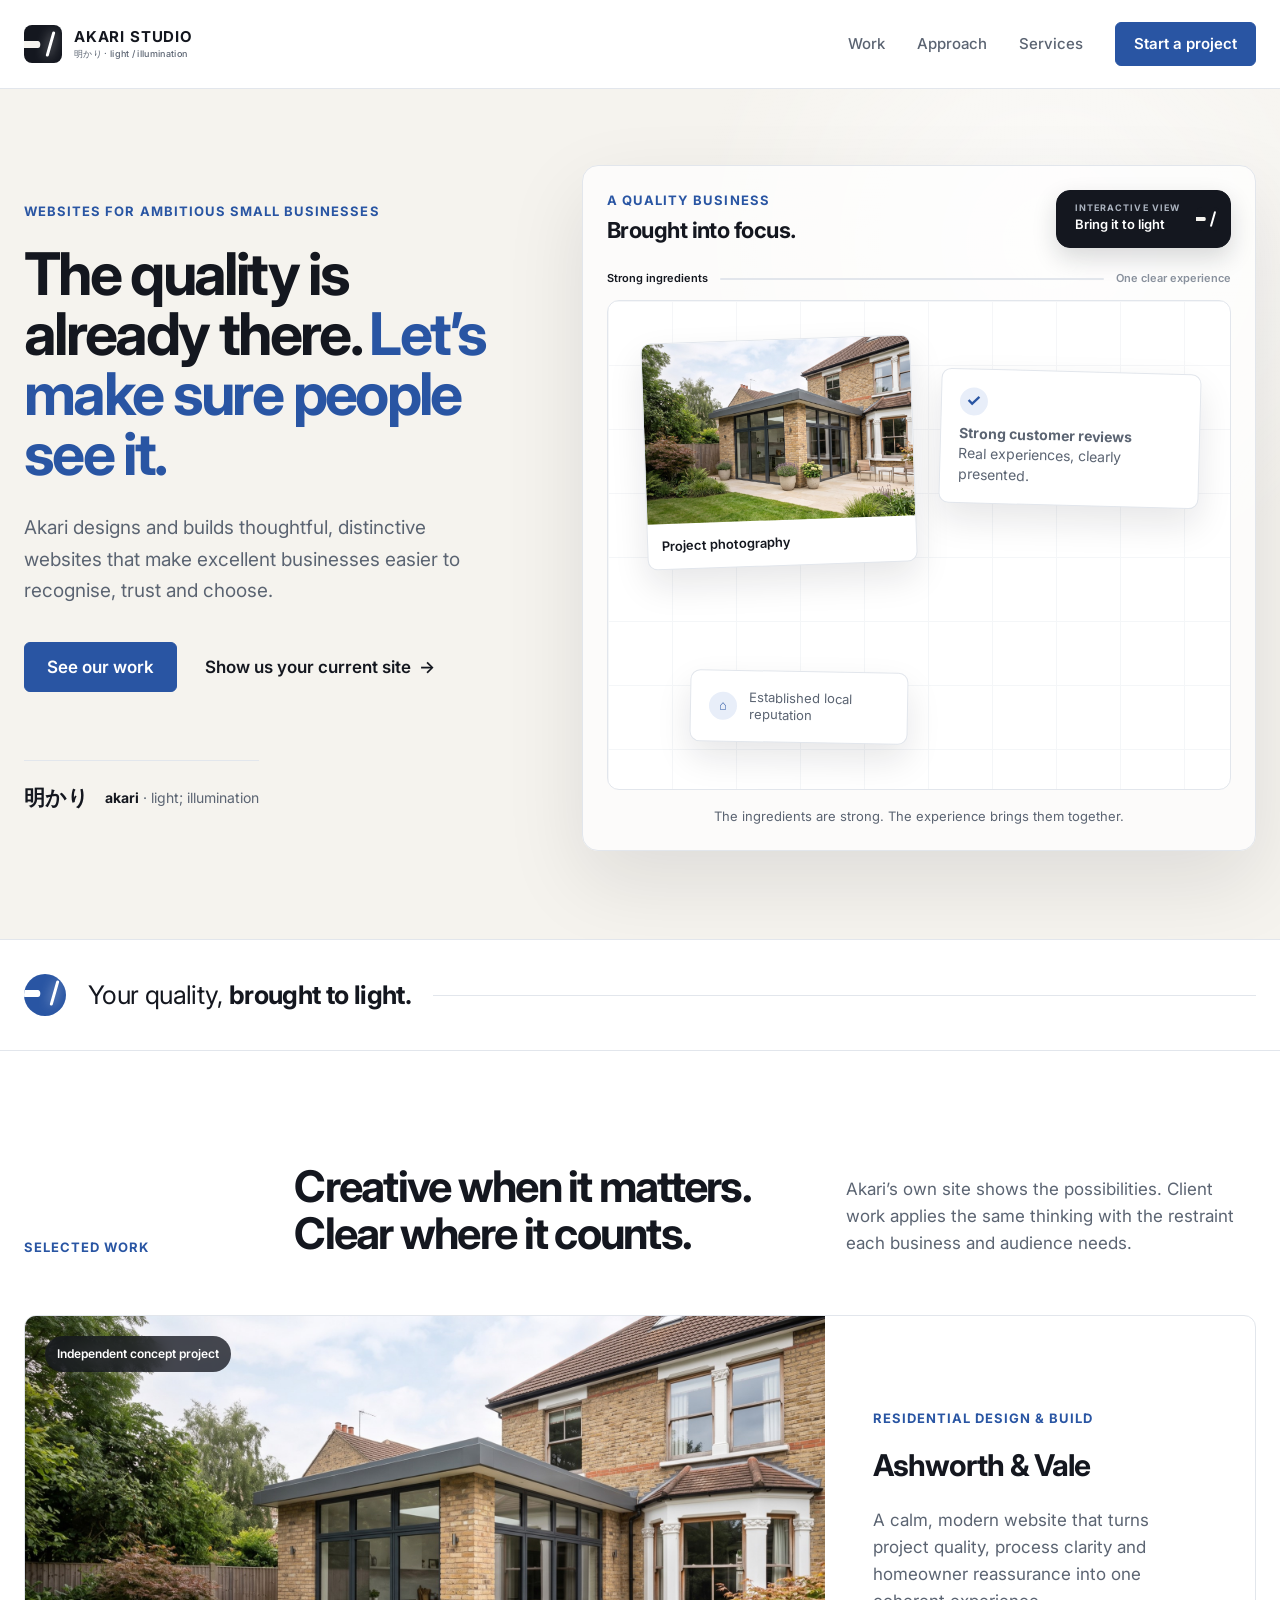
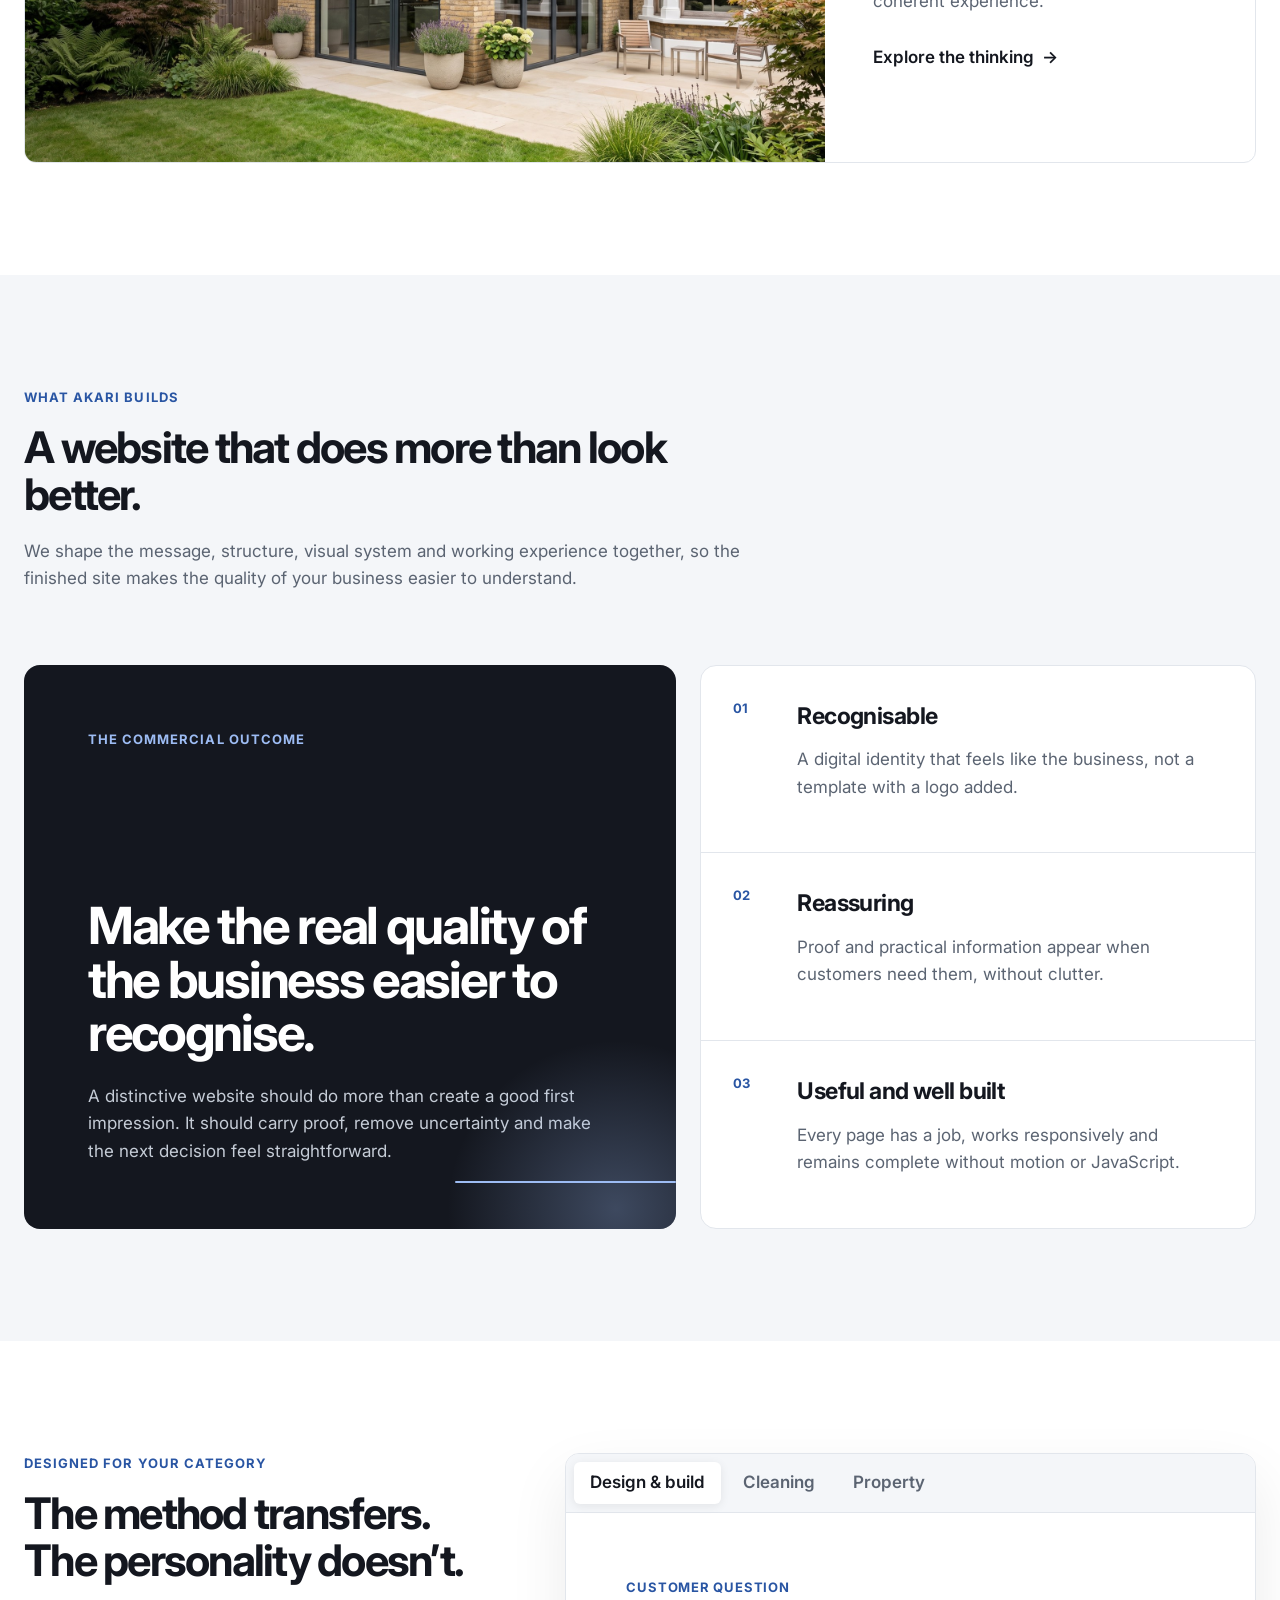
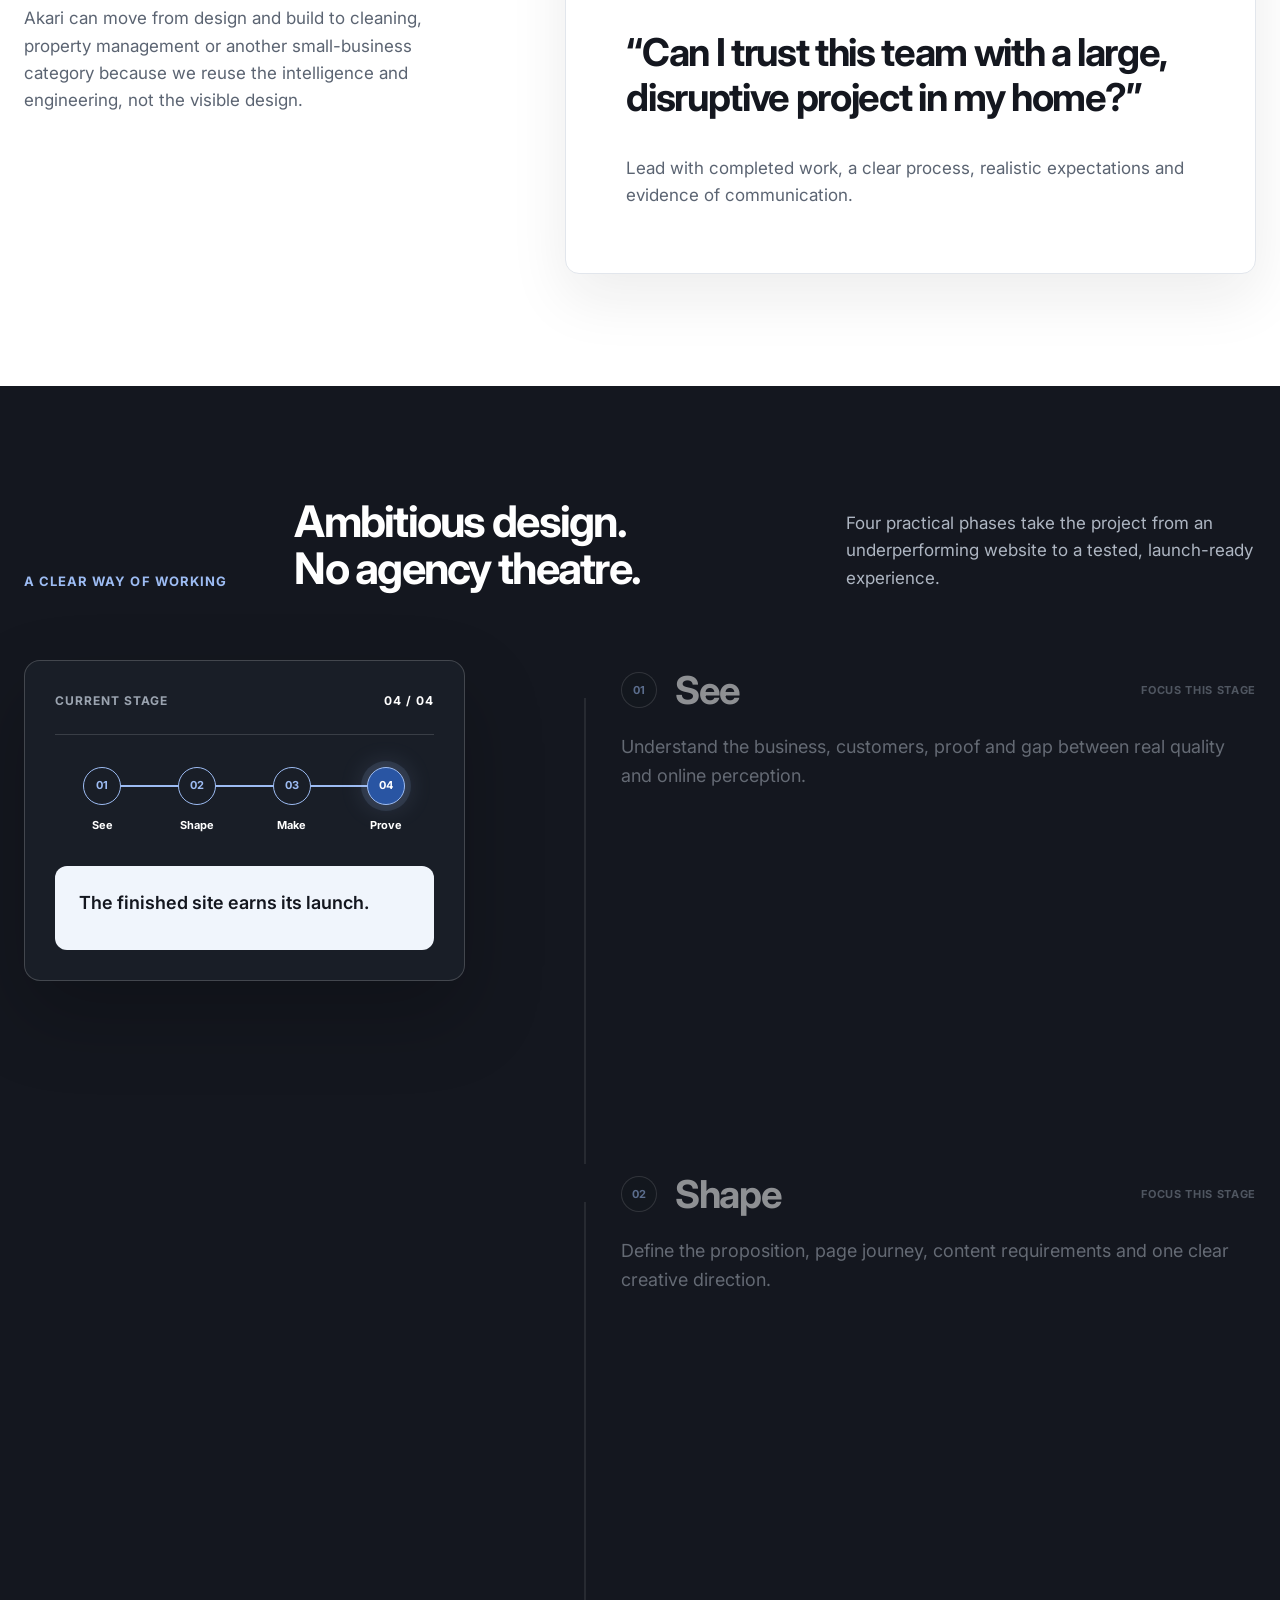
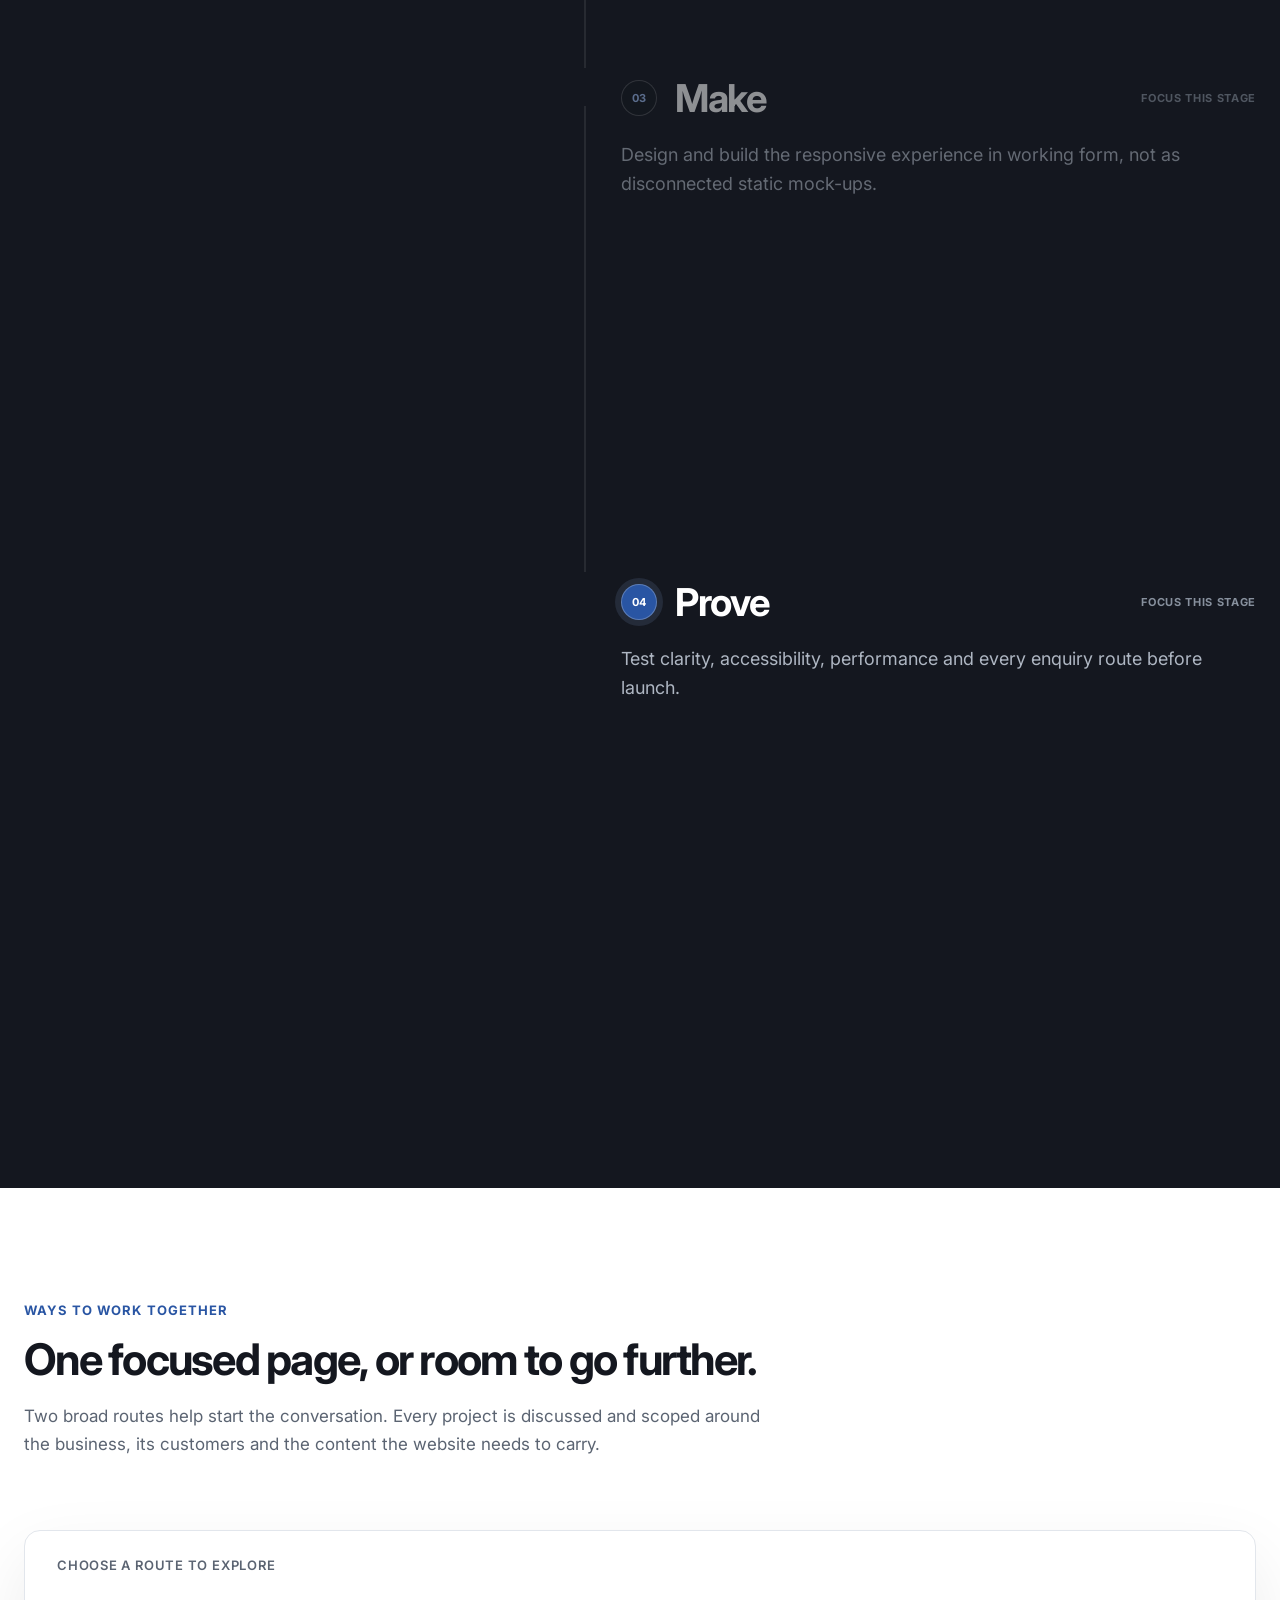
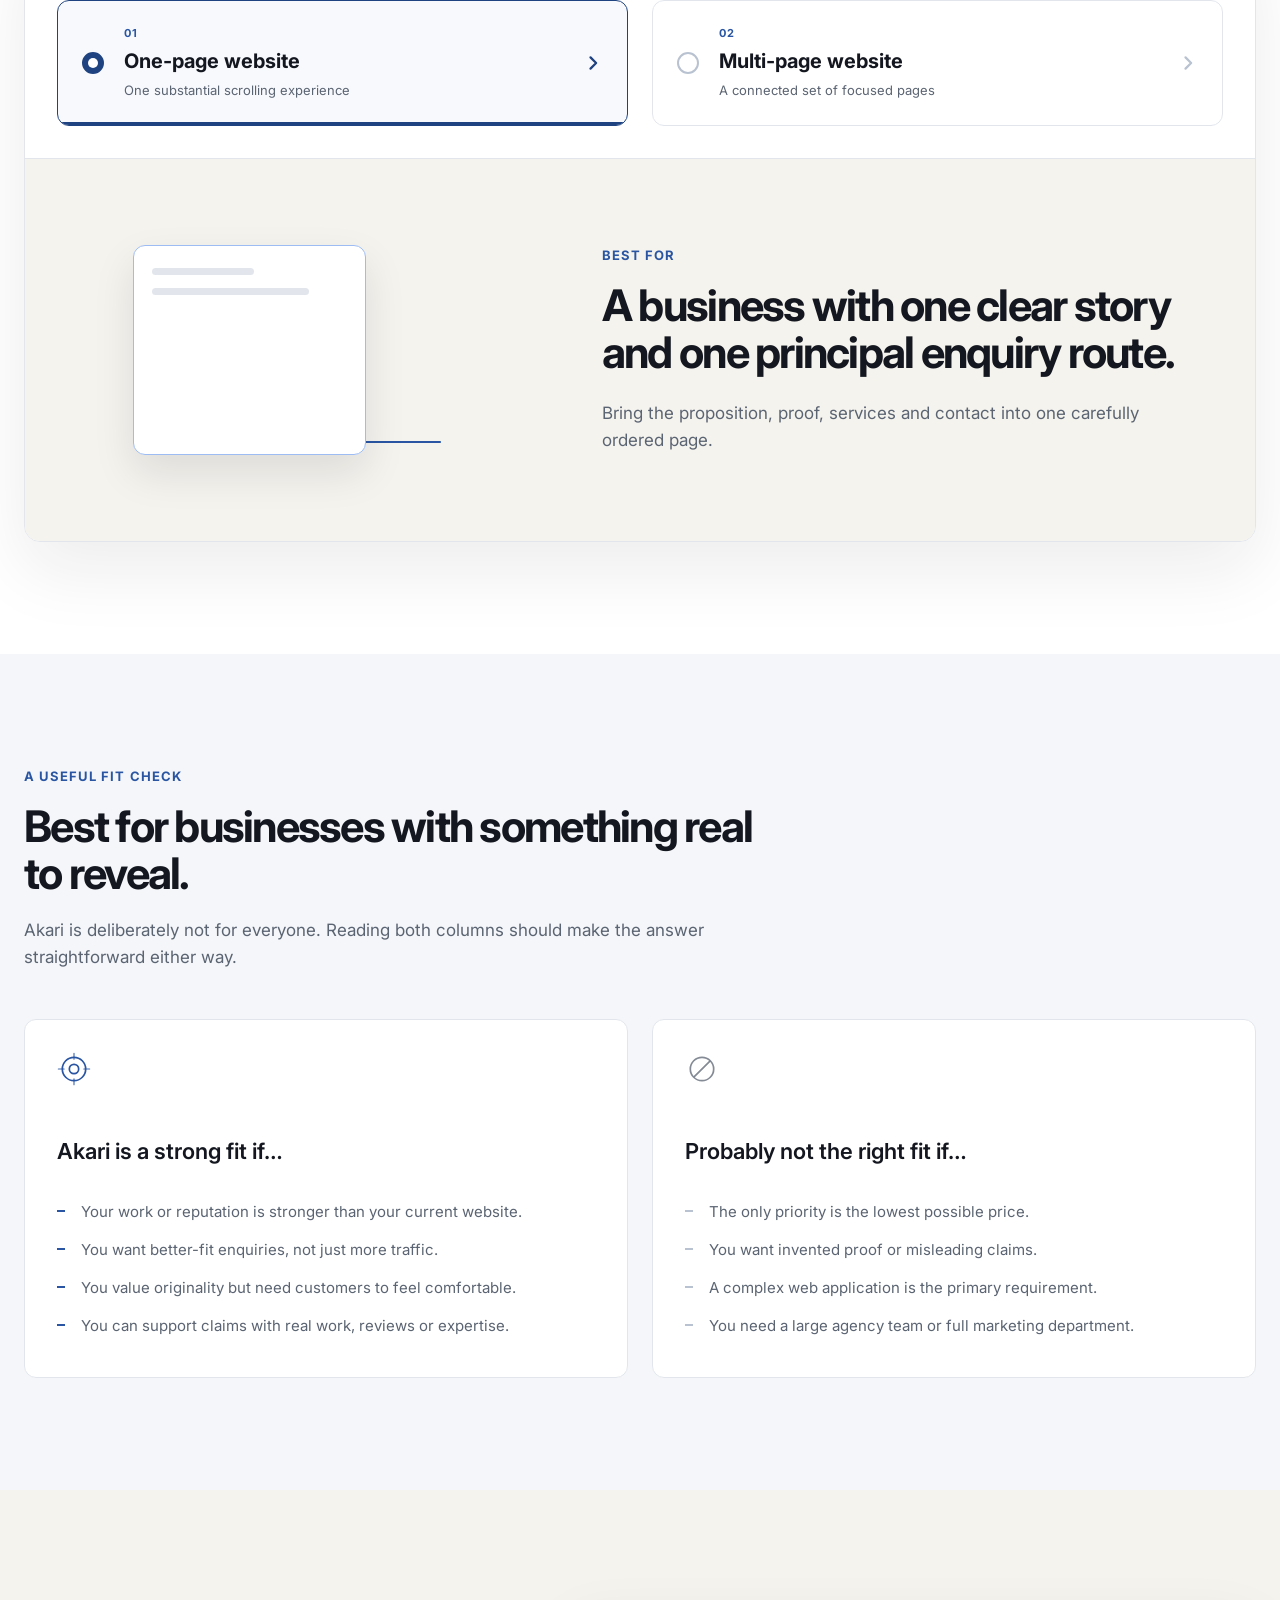
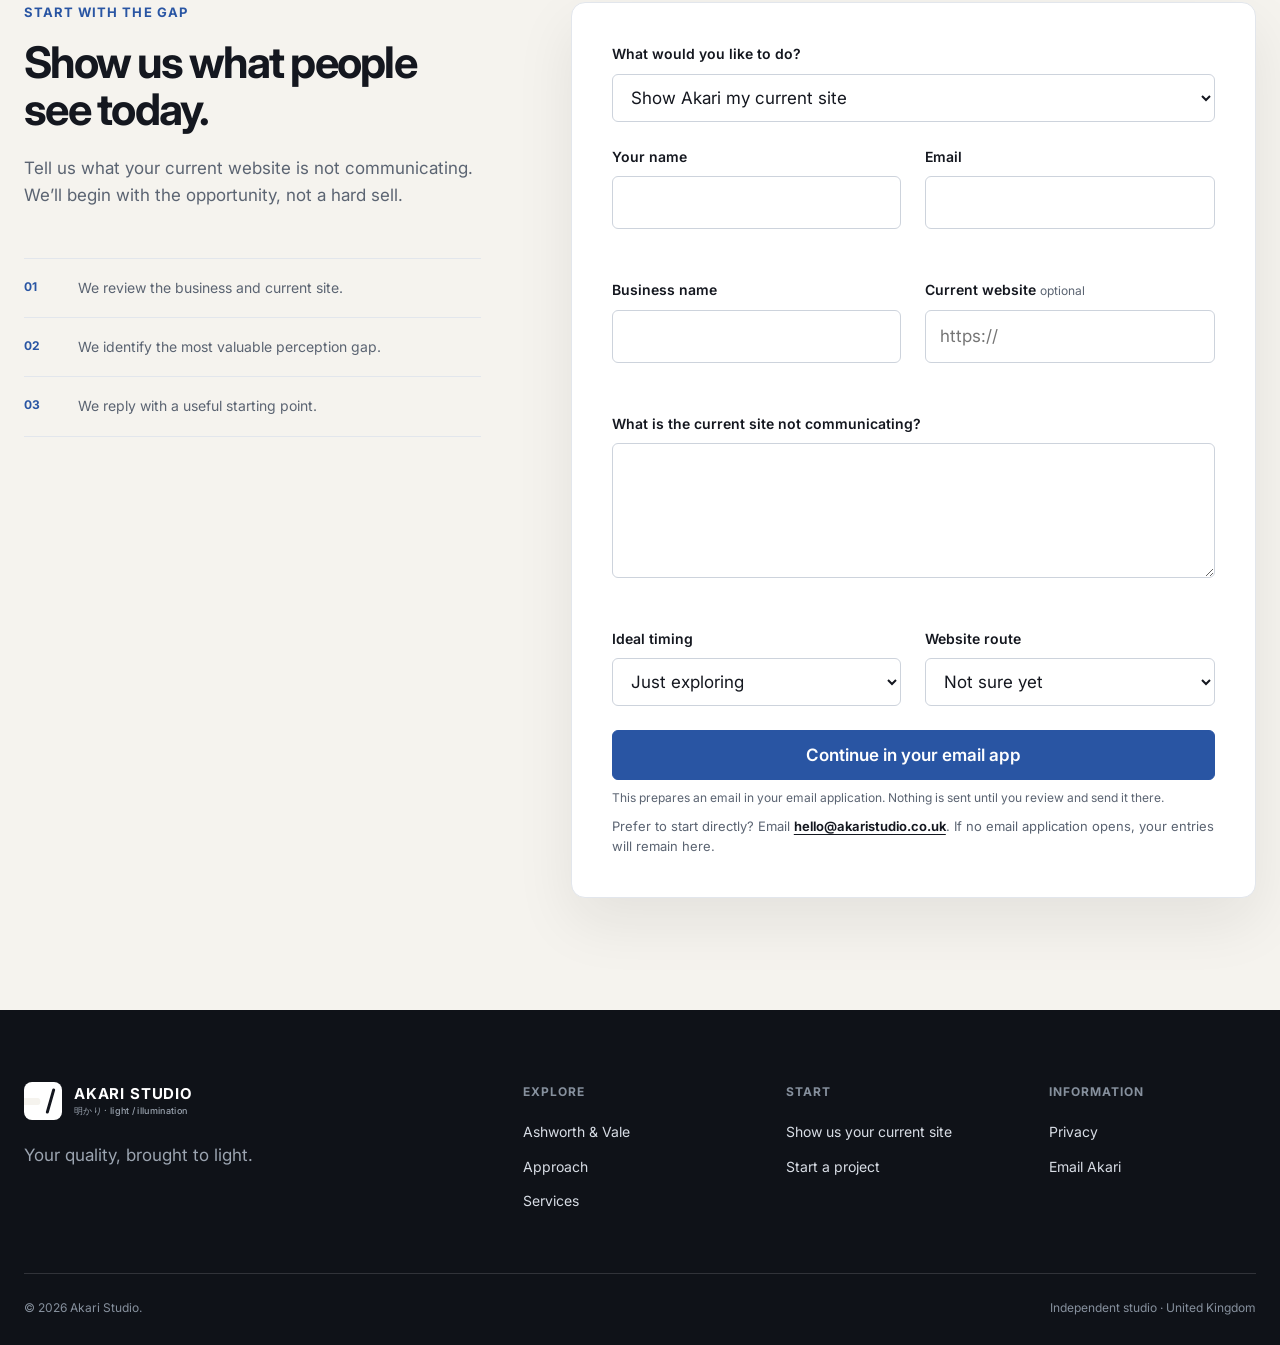
<file: index.html>
<!doctype html>
<html class="no-js" lang="en">
  <head>
    <meta charset="utf-8">
    <meta name="viewport" content="width=device-width, initial-scale=1">
    <meta name="description" content="Akari Studio creates distinctive websites that bring the quality of small businesses to light.">
    <meta name="theme-color" content="#F5F3EE">
    <link rel="canonical" href="https://akaristudio.co.uk/">
    <meta property="og:type" content="website">
    <meta property="og:site_name" content="Akari Studio">
    <meta property="og:title" content="Akari Studio | Your quality, brought to light.">
    <meta property="og:description" content="Thoughtful, distinctive websites that make excellent small businesses easier to recognise, trust and choose.">
    <meta property="og:url" content="https://akaristudio.co.uk/">
    <meta property="og:image" content="https://akaristudio.co.uk/assets/images/akari-social-preview.png">
    <meta name="twitter:card" content="summary_large_image">
    <title>Akari Studio | Your quality, brought to light.</title>
    <link rel="icon" href="assets/images/favicon.svg" type="image/svg+xml">
    <link rel="icon" href="assets/images/favicon-32.png" sizes="32x32" type="image/png">
    <link rel="apple-touch-icon" href="assets/images/apple-touch-icon.png">
    <link rel="preconnect" href="https://fonts.googleapis.com">
    <link rel="preconnect" href="https://fonts.gstatic.com" crossorigin>
    <link href="https://fonts.googleapis.com/css2?family=Inter:wght@400;500;600;700&display=swap" rel="stylesheet">
    <link rel="stylesheet" href="assets/css/styles.css?v=20260802-1">
    <script src="assets/js/main.js?v=20260802-1" defer></script>
  </head>
  <body>
    <a class="skip-link" href="#main-content">Skip to main content</a>
    <span class="header-sentinel" data-header-sentinel aria-hidden="true"></span>

    <header class="site-header" data-header>
      <div class="container site-header__inner">
        <a class="brand" href="index.html" aria-label="Akari Studio home" aria-current="page">
          <span class="brand-mark" aria-hidden="true">
            <span class="brand-mark__opening"></span>
            <span class="brand-mark__light"></span>
          </span>
          <span class="brand__lockup">
            <span class="brand__name">Akari Studio</span>
            <span class="brand__meaning"><span lang="ja">明かり</span> · light / illumination</span>
          </span>
        </a>

        <nav class="site-nav" aria-label="Primary navigation">
          <a href="#work">Work</a>
          <a href="#approach">Approach</a>
          <a href="#ways-to-work">Services</a>
          <a class="btn btn--small" href="#contact" data-contact-intent="project">Start a project</a>
        </nav>

        <button class="menu-toggle" type="button" aria-expanded="false" aria-controls="mobile-menu" data-menu-toggle>
          <span class="sr-only">Open navigation</span>
          <span aria-hidden="true"></span>
          <span aria-hidden="true"></span>
        </button>
      </div>

      <nav class="mobile-menu" id="mobile-menu" aria-label="Mobile navigation" data-mobile-menu>
        <div class="container mobile-menu__inner">
          <a href="#work">Work</a>
          <a href="#approach">Approach</a>
          <a href="#ways-to-work">Services</a>
          <a href="#contact" data-contact-intent="review">Show us your current site</a>
          <a class="btn" href="#contact" data-contact-intent="project">Start a project</a>
          <p><span lang="ja">明かり</span> · light / illumination</p>
        </div>
      </nav>
    </header>

    <main id="main-content">
      <section class="hero" aria-labelledby="hero-title">
        <div class="container hero__grid">
          <div class="hero__copy">
            <p class="eyebrow">Websites for ambitious small businesses</p>
            <h1 id="hero-title">The quality is already there. <span>Let’s make sure people see it.</span></h1>
            <p class="hero__intro">Akari designs and builds thoughtful, distinctive websites that make excellent businesses easier to recognise, trust and choose.</p>

            <div class="hero__actions">
              <a class="btn" href="#work">See our work</a>
              <a class="text-link" href="#contact" data-contact-intent="review">Show us your current site <span aria-hidden="true">→</span></a>
            </div>

            <div class="meaning">
              <span class="meaning__word" lang="ja">明かり</span>
              <span><strong>akari</strong> · light; illumination</span>
            </div>
          </div>

          <div class="reveal-demo" data-reveal-demo>
            <div class="reveal-demo__heading">
              <div>
                <p class="eyebrow">A quality business</p>
                <p class="reveal-demo__title">Brought into focus.</p>
              </div>
              <button class="reveal-control" type="button" aria-pressed="false" data-reveal-control>
                <span class="reveal-control__copy">
                  <small>Interactive view</small>
                  <span data-control-label>Bring it to light</span>
                </span>
                <span class="mini-aperture" aria-hidden="true"><span></span></span>
              </button>
            </div>

            <div class="reveal-state" aria-hidden="true">
              <span class="is-active" data-state-evidence>Strong ingredients</span>
              <span class="reveal-state__line"><i data-state-progress></i></span>
              <span data-state-experience>One clear experience</span>
            </div>

            <div class="reveal-stage" role="group" aria-label="A demonstration showing strong business evidence becoming a clear website">
              <div class="reveal-stage__glow" aria-hidden="true"></div>
              <div class="reveal-stage__beam" aria-hidden="true"></div>

              <article class="business-card business-card--image">
                <img src="assets/images/ashworth-home.jpg" alt="A bright contemporary home extension" width="2000" height="1116" decoding="async">
                <span class="business-card__label">Project photography</span>
              </article>

              <article class="business-card business-card--quote">
                <span class="proof-icon" aria-hidden="true">✓</span>
                <p><strong>Strong customer reviews</strong><br>Real experiences, clearly presented.</p>
              </article>

              <article class="business-card business-card--trust">
                <span class="proof-icon" aria-hidden="true">⌂</span>
                <span>Established local reputation</span>
              </article>

              <article class="website-card" aria-label="A composed website example">
                <div class="website-card__bar">
                  <span>Ashworth <b>&amp;</b> Vale</span>
                  <span class="website-card__menu">Projects&nbsp;&nbsp; Process&nbsp;&nbsp; Enquire</span>
                </div>
                <div class="website-card__image">
                  <img src="assets/images/ashworth-home.jpg" alt="" width="2000" height="1116" decoding="async">
                  <div class="website-card__message">
                    <span>Design &amp; build</span>
                    <strong>Homes made for living.</strong>
                    <small>Surrey &amp; South West London</small>
                  </div>
                </div>
              </article>
            </div>

            <p class="reveal-demo__note" aria-live="polite" data-reveal-status>
              The ingredients are strong. The experience brings them together.
            </p>
            <noscript>
              <p class="reveal-demo__noscript">The completed website view is shown because interactive comparison requires JavaScript.</p>
            </noscript>
          </div>
        </div>
      </section>

      <section class="brand-line" aria-label="Akari Studio proposition" data-luminous-bridge>
        <div class="container brand-line__inner">
          <span class="brand-mark brand-mark--small" aria-hidden="true">
            <span class="brand-mark__opening"></span>
            <span class="brand-mark__light"></span>
          </span>
          <p>Your quality, <strong>brought to light.</strong></p>
          <span class="brand-line__rule" aria-hidden="true"></span>
        </div>
      </section>

      <section class="work-preview" id="work" aria-labelledby="work-title" data-work-chapter>
        <div class="container">
          <div class="section-heading">
            <p class="eyebrow">Selected work</p>
            <h2 id="work-title">Creative when it matters.<br>Clear where it counts.</h2>
            <p>Akari’s own site shows the possibilities. Client work applies the same thinking with the restraint each business and audience needs.</p>
          </div>

          <a class="project-preview" href="case-study.html" aria-label="Explore the Ashworth and Vale concept project">
            <span class="project-preview__light" aria-hidden="true"></span>
            <div class="project-preview__image">
              <img src="assets/images/ashworth-home.jpg" alt="Contemporary Ashworth and Vale residential project" width="2000" height="1116" loading="lazy" decoding="async">
              <span>Independent concept project</span>
            </div>
            <div class="project-preview__content">
              <p class="eyebrow">Residential design &amp; build</p>
              <h3>Ashworth &amp; Vale</h3>
              <p>A calm, modern website that turns project quality, process clarity and homeowner reassurance into one coherent experience.</p>
              <span class="text-link">Explore the thinking <span aria-hidden="true">→</span></span>
            </div>
          </a>
        </div>
      </section>

      <section class="offer-section section-alt" aria-labelledby="offer-title">
        <div class="container">
          <div class="section-heading section-heading--stacked">
            <p class="eyebrow">What Akari builds</p>
            <h2 id="offer-title">A website that does more than look better.</h2>
            <p>We shape the message, structure, visual system and working experience together, so the finished site makes the quality of your business easier to understand.</p>
          </div>

          <div class="outcome-composition">
            <article class="outcome-lead">
              <p class="eyebrow">The commercial outcome</p>
              <h3>Make the real quality of the business easier to recognise.</h3>
              <p>A distinctive website should do more than create a good first impression. It should carry proof, remove uncertainty and make the next decision feel straightforward.</p>
              <span class="outcome-lead__line" aria-hidden="true"></span>
            </article>
            <div class="outcome-support">
              <article><span>01</span><div><h3>Recognisable</h3><p>A digital identity that feels like the business, not a template with a logo added.</p></div></article>
              <article><span>02</span><div><h3>Reassuring</h3><p>Proof and practical information appear when customers need them, without clutter.</p></div></article>
              <article><span>03</span><div><h3>Useful and well built</h3><p>Every page has a job, works responsively and remains complete without motion or JavaScript.</p></div></article>
            </div>
          </div>
        </div>
      </section>

      <section class="transfer-section" aria-labelledby="transfer-title">
        <div class="container transfer-grid">
          <div class="transfer-copy">
            <p class="eyebrow">Designed for your category</p>
            <h2 id="transfer-title">The method transfers.<br>The personality doesn’t.</h2>
            <p>Akari can move from design and build to cleaning, property management or another small-business category because we reuse the intelligence and engineering, not the visible design.</p>
          </div>

          <div class="question-switcher" data-question-switcher>
            <div class="question-switcher__tabs" role="tablist" aria-label="Example industries">
              <button role="tab" aria-selected="true" aria-controls="question-build" id="tab-build" data-question-tab="build">Design &amp; build</button>
              <button role="tab" aria-selected="false" aria-controls="question-cleaning" id="tab-cleaning" data-question-tab="cleaning">Cleaning</button>
              <button role="tab" aria-selected="false" aria-controls="question-property" id="tab-property" data-question-tab="property">Property</button>
            </div>
            <div class="question-panel" role="tabpanel" id="question-build" aria-labelledby="tab-build" data-question-panel="build">
              <span>Customer question</span>
              <strong>“Can I trust this team with a large, disruptive project in my home?”</strong>
              <p>Lead with completed work, a clear process, realistic expectations and evidence of communication.</p>
            </div>
            <div class="question-panel" role="tabpanel" id="question-cleaning" aria-labelledby="tab-cleaning" data-question-panel="cleaning" hidden>
              <span>Customer question</span>
              <strong>“Will they be reliable, thorough and safe to let into my space?”</strong>
              <p>Lead with consistency, vetting, service boundaries, reviews and simple repeat-booking routes.</p>
            </div>
            <div class="question-panel" role="tabpanel" id="question-property" aria-labelledby="tab-property" data-question-panel="property" hidden>
              <span>Customer question</span>
              <strong>“Will they protect my property, communicate clearly and resolve issues quickly?”</strong>
              <p>Lead with response standards, owner visibility, reporting, coverage and operational proof.</p>
            </div>
          </div>
        </div>
      </section>

      <section class="approach-section section-dark" id="approach" aria-labelledby="approach-title">
        <div class="container">
          <div class="section-heading section-heading--dark">
            <p class="eyebrow">A clear way of working</p>
            <h2 id="approach-title">Ambitious design.<br>No agency theatre.</h2>
            <p>Four practical phases take the project from an underperforming website to a tested, launch-ready experience.</p>
          </div>

          <div class="process-experience" data-process data-process-mode="flow">
            <div class="process-visual" data-process-visual aria-label="Akari process progress">
              <div class="process-visual__header"><span>Current stage</span><strong data-process-count>01 / 04</strong></div>
              <div class="process-map" aria-hidden="true">
                <span class="process-map__line"><i data-process-line></i></span>
                <span class="process-node is-active" data-process-node><b>01</b><small>See</small></span>
                <span class="process-node" data-process-node><b>02</b><small>Shape</small></span>
                <span class="process-node" data-process-node><b>03</b><small>Make</small></span>
                <span class="process-node" data-process-node><b>04</b><small>Prove</small></span>
              </div>
              <p class="process-visual__output" data-process-output>Evidence becomes a clear starting point.</p>
            </div>

            <ol class="process-steps">
              <li class="is-active" data-process-step data-process-index="0">
                <button type="button" class="process-step__trigger" aria-pressed="true" data-process-control disabled>
                  <span>01</span><strong>See</strong><small>Focus this stage</small>
                </button>
                <p>Understand the business, customers, proof and gap between real quality and online perception.</p>
                <p class="process-step__result">Evidence becomes a clear starting point.</p>
              </li>
              <li data-process-step data-process-index="1">
                <button type="button" class="process-step__trigger" aria-pressed="false" data-process-control disabled>
                  <span>02</span><strong>Shape</strong><small>Focus this stage</small>
                </button>
                <p>Define the proposition, page journey, content requirements and one clear creative direction.</p>
                <p class="process-step__result">One proposition becomes an ordered customer journey.</p>
              </li>
              <li data-process-step data-process-index="2">
                <button type="button" class="process-step__trigger" aria-pressed="false" data-process-control disabled>
                  <span>03</span><strong>Make</strong><small>Focus this stage</small>
                </button>
                <p>Design and build the responsive experience in working form, not as disconnected static mock-ups.</p>
                <p class="process-step__result">The direction becomes a complete responsive experience.</p>
              </li>
              <li data-process-step data-process-index="3">
                <button type="button" class="process-step__trigger" aria-pressed="false" data-process-control disabled>
                  <span>04</span><strong>Prove</strong><small>Focus this stage</small>
                </button>
                <p>Test clarity, accessibility, performance and every enquiry route before launch.</p>
                <p class="process-step__result">The finished site earns its launch.</p>
              </li>
            </ol>
          </div>
        </div>
      </section>

      <section class="ways-section" id="ways-to-work" aria-labelledby="ways-title">
        <div class="container">
          <div class="section-heading section-heading--stacked">
            <p class="eyebrow">Ways to work together</p>
            <h2 id="ways-title">One focused page, or room to go further.</h2>
            <p>Two broad routes help start the conversation. Every project is discussed and scoped around the business, its customers and the content the website needs to carry.</p>
          </div>

          <div class="route-comparison" data-route-comparison data-route="one-page">
            <p class="route-instruction" id="route-instruction">Choose a route to explore</p>
            <div class="route-options" role="radiogroup" aria-label="Explore website routes" aria-describedby="route-instruction">
              <label class="route-option">
                <input type="radio" name="website-route" value="one-page" checked data-route-select>
                <span class="route-option__marker" aria-hidden="true"></span>
                <span class="route-option__copy">
                  <span class="route-option__index">01</span>
                  <strong>One-page website</strong>
                  <small>One substantial scrolling experience</small>
                </span>
                <span class="route-option__chevron" aria-hidden="true">
                  <svg viewBox="0 0 16 16" fill="none"><path d="M6 3.5L10.5 8 6 12.5" stroke="currentColor" stroke-width="1.8" stroke-linecap="round" stroke-linejoin="round"/></svg>
                </span>
                <span class="route-option__underline" aria-hidden="true"></span>
              </label>
              <label class="route-option">
                <input type="radio" name="website-route" value="multi-page" data-route-select>
                <span class="route-option__marker" aria-hidden="true"></span>
                <span class="route-option__copy">
                  <span class="route-option__index">02</span>
                  <strong>Multi-page website</strong>
                  <small>A connected set of focused pages</small>
                </span>
                <span class="route-option__chevron" aria-hidden="true">
                  <svg viewBox="0 0 16 16" fill="none"><path d="M6 3.5L10.5 8 6 12.5" stroke="currentColor" stroke-width="1.8" stroke-linecap="round" stroke-linejoin="round"/></svg>
                </span>
                <span class="route-option__underline" aria-hidden="true"></span>
              </label>
            </div>

            <div class="route-focus" aria-live="polite">
              <div class="route-diagram" aria-hidden="true">
                <span class="route-diagram__page route-diagram__page--one"></span>
                <span class="route-diagram__page route-diagram__page--two"></span>
                <span class="route-diagram__page route-diagram__page--three"></span>
                <span class="route-diagram__page route-diagram__page--four"></span>
                <span class="route-diagram__line"></span>
              </div>
              <div>
                <p class="eyebrow">Best for</p>
                <h3 data-route-title>A business with one clear story and one principal enquiry route.</h3>
                <p data-route-description>Bring the proposition, proof, services and contact into one carefully ordered page.</p>
              </div>
            </div>
          </div>
        </div>
      </section>

      <section class="fit-section section-alt" aria-labelledby="fit-title">
        <div class="container">
          <div class="section-heading section-heading--stacked">
            <p class="eyebrow">A useful fit check</p>
            <h2 id="fit-title">Best for businesses with something real to reveal.</h2>
            <p>Akari is deliberately not for everyone. Reading both columns should make the answer straightforward either way.</p>
          </div>

          <div class="fit-pair">
            <article class="fit-card shift-card shift-card--block fit-card--yes">
              <span class="shift-card__icon" aria-hidden="true">
                <svg viewBox="0 0 32 32" fill="none"><circle cx="16" cy="16" r="11" stroke="currentColor" stroke-width="1.6"/><circle cx="16" cy="16" r="4.4" stroke="currentColor" stroke-width="1.6"/><path d="M16 1.5v5M16 25.5v5M1.5 16h5M25.5 16h5" stroke="currentColor" stroke-width="1.6" stroke-linecap="round" opacity=".6"/></svg>
              </span>
              <div class="shift-card__body">
                <h3>Akari is a strong fit if…</h3>
                <ul class="fit-card__list">
                  <li>Your work or reputation is stronger than your current website.</li>
                  <li>You want better-fit enquiries, not just more traffic.</li>
                  <li>You value originality but need customers to feel comfortable.</li>
                  <li>You can support claims with real work, reviews or expertise.</li>
                </ul>
              </div>
              <span class="shift-card__line" aria-hidden="true"></span>
            </article>

            <article class="fit-card shift-card shift-card--block fit-card--no">
              <span class="shift-card__icon" aria-hidden="true">
                <svg viewBox="0 0 32 32" fill="none"><circle cx="16" cy="16" r="11" stroke="currentColor" stroke-width="1.6" opacity=".75"/><path d="M9 23L23 9" stroke="currentColor" stroke-width="1.6" stroke-linecap="round" opacity=".75"/></svg>
              </span>
              <div class="shift-card__body">
                <h3>Probably not the right fit if…</h3>
                <ul class="fit-card__list">
                  <li>The only priority is the lowest possible price.</li>
                  <li>You want invented proof or misleading claims.</li>
                  <li>A complex web application is the primary requirement.</li>
                  <li>You need a large agency team or full marketing department.</li>
                </ul>
              </div>
              <span class="shift-card__line" aria-hidden="true"></span>
            </article>
          </div>
        </div>
      </section>

      <section class="contact-section" id="contact" aria-labelledby="contact-title">
        <div class="container contact-grid">
          <div class="contact-copy">
            <p class="eyebrow">Start with the gap</p>
            <h2 id="contact-title">Show us what people see today.</h2>
            <p>Tell us what your current website is not communicating. We’ll begin with the opportunity, not a hard sell.</p>

            <div class="contact-expectations">
              <div><strong>01</strong><span>We review the business and current site.</span></div>
              <div><strong>02</strong><span>We identify the most valuable perception gap.</span></div>
              <div><strong>03</strong><span>We reply with a useful starting point.</span></div>
            </div>
          </div>

          <form class="project-form" data-project-form novalidate>
            <div class="form-field form-field--full">
              <label for="intent">What would you like to do?</label>
              <select id="intent" name="intent" data-intent-select>
                <option value="review">Show Akari my current site</option>
                <option value="project">Start a website project</option>
              </select>
            </div>

            <div class="form-field">
              <label for="name">Your name</label>
              <input id="name" name="name" autocomplete="name" required>
              <span class="form-error" data-error-for="name"></span>
            </div>
            <div class="form-field">
              <label for="email">Email</label>
              <input id="email" name="email" type="email" autocomplete="email" required>
              <span class="form-error" data-error-for="email"></span>
            </div>
            <div class="form-field">
              <label for="business">Business name</label>
              <input id="business" name="business" autocomplete="organization" required>
              <span class="form-error" data-error-for="business"></span>
            </div>
            <div class="form-field">
              <label for="website">Current website <span>optional</span></label>
              <input id="website" name="website" type="url" inputmode="url" autocomplete="url" placeholder="https://">
              <span class="form-error" data-error-for="website"></span>
            </div>
            <div class="form-field form-field--full">
              <label for="gap">What is the current site not communicating?</label>
              <textarea id="gap" name="gap" rows="4" required></textarea>
              <span class="form-error" data-error-for="gap"></span>
            </div>
            <div class="form-field">
              <label for="timing">Ideal timing</label>
              <select id="timing" name="timing">
                <option value="Exploring">Just exploring</option>
                <option value="1–2 months">Within 1–2 months</option>
                <option value="3–6 months">Within 3–6 months</option>
                <option value="No fixed date">No fixed date</option>
              </select>
            </div>
            <div class="form-field">
              <label for="support">Website route</label>
              <select id="support" name="support">
                <option value="Not sure">Not sure yet</option>
                <option value="One-page website">One-page website</option>
                <option value="Multi-page website">Multi-page website</option>
              </select>
            </div>

            <div class="form-field form-field--full">
              <button class="btn form-submit" type="submit" disabled data-email-submit>Continue in your email app</button>
              <p class="form-note">This prepares an email in your email application. Nothing is sent until you review and send it there.</p>
              <p class="form-fallback">Prefer to start directly? Email <a href="mailto:hello@akaristudio.co.uk">hello@akaristudio.co.uk</a>. If no email application opens, your entries will remain here.</p>
              <noscript><p class="form-note">Email Akari directly using the address above. Email preparation requires JavaScript, but contacting Akari does not.</p></noscript>
            </div>

            <div class="form-result" data-form-result hidden>
              <h3>Your email details</h3>
              <p>Nothing has been sent by this website. Your email application should open with the details below for you to review and send.</p>
              <pre data-form-summary></pre>
              <button class="btn btn--secondary" type="button" data-copy-summary>Copy enquiry details</button>
              <span class="copy-status" aria-live="polite" data-copy-status></span>
            </div>
          </form>
        </div>
      </section>
    </main>

    <footer class="site-footer">
      <div class="container site-footer__grid">
        <div>
          <a class="brand brand--footer" href="index.html" aria-label="Akari Studio home">
            <span class="brand-mark" aria-hidden="true"><span class="brand-mark__opening"></span><span class="brand-mark__light"></span></span>
            <span class="brand__lockup"><span class="brand__name">Akari Studio</span><span class="brand__meaning"><span lang="ja">明かり</span> · light / illumination</span></span>
          </a>
          <p>Your quality, brought to light.</p>
        </div>
        <div>
          <p class="footer-label">Explore</p>
          <a href="case-study.html">Ashworth &amp; Vale</a>
          <a href="#approach">Approach</a>
          <a href="#ways-to-work">Services</a>
        </div>
        <div>
          <p class="footer-label">Start</p>
          <a href="#contact" data-contact-intent="review">Show us your current site</a>
          <a href="#contact" data-contact-intent="project">Start a project</a>
        </div>
        <div>
          <p class="footer-label">Information</p>
          <a href="privacy.html">Privacy</a>
          <a href="mailto:hello@akaristudio.co.uk">Email Akari</a>
        </div>
      </div>
      <div class="container site-footer__bottom">
        <span>© 2026 Akari Studio.</span>
        <span>Independent studio · United Kingdom</span>
      </div>
    </footer>
  </body>
</html>
</file>
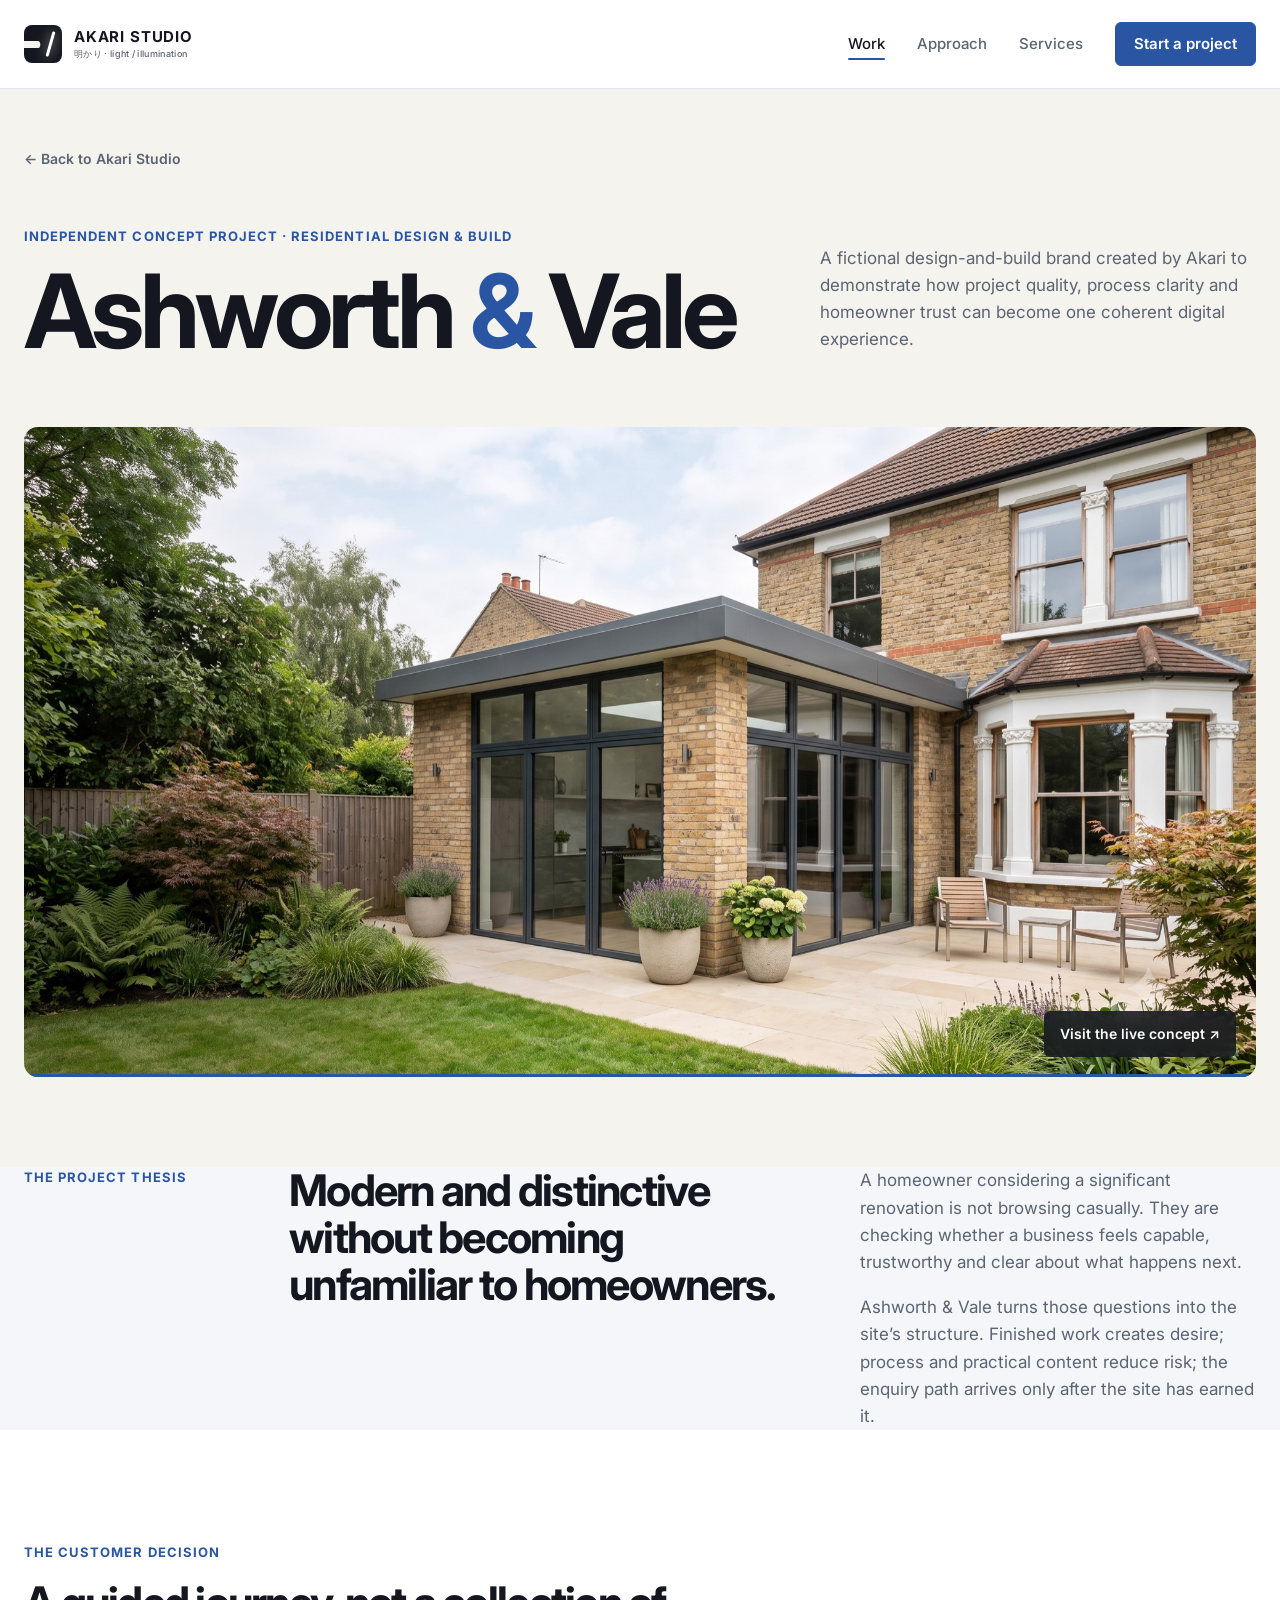
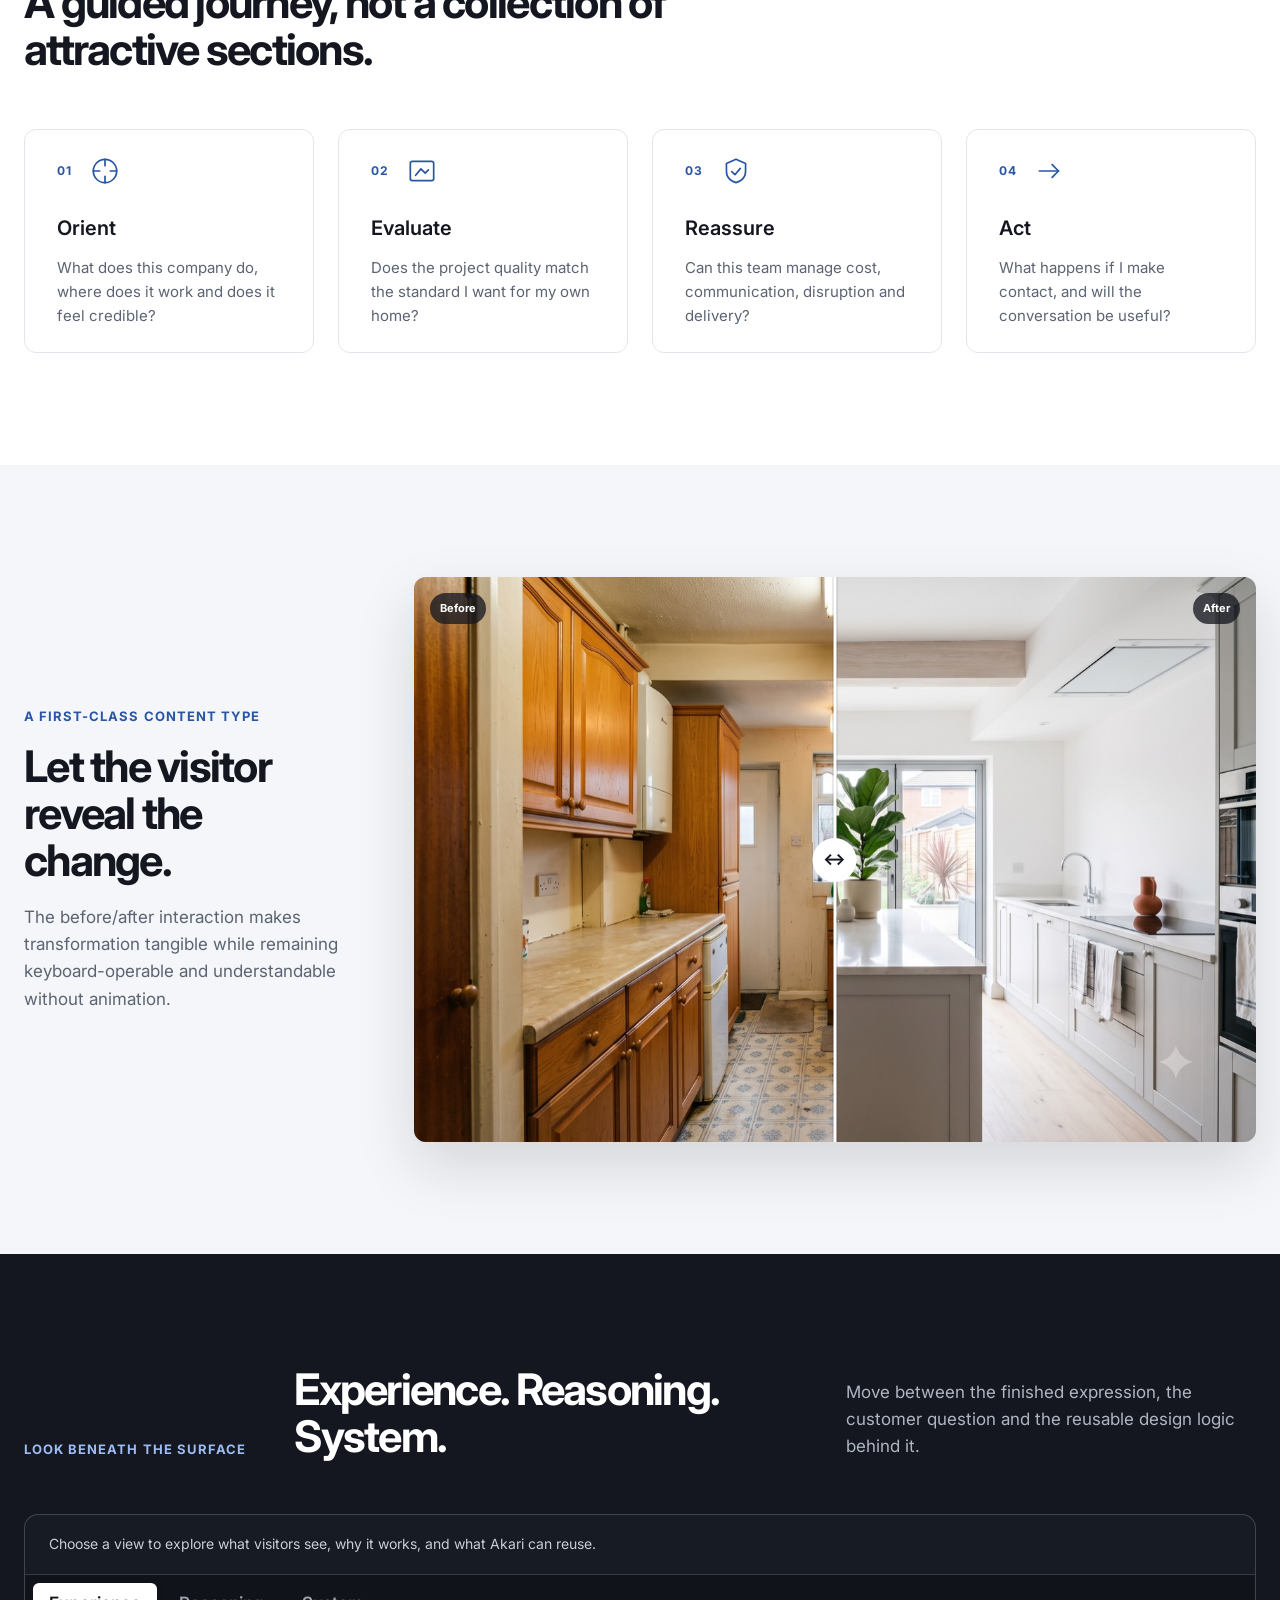
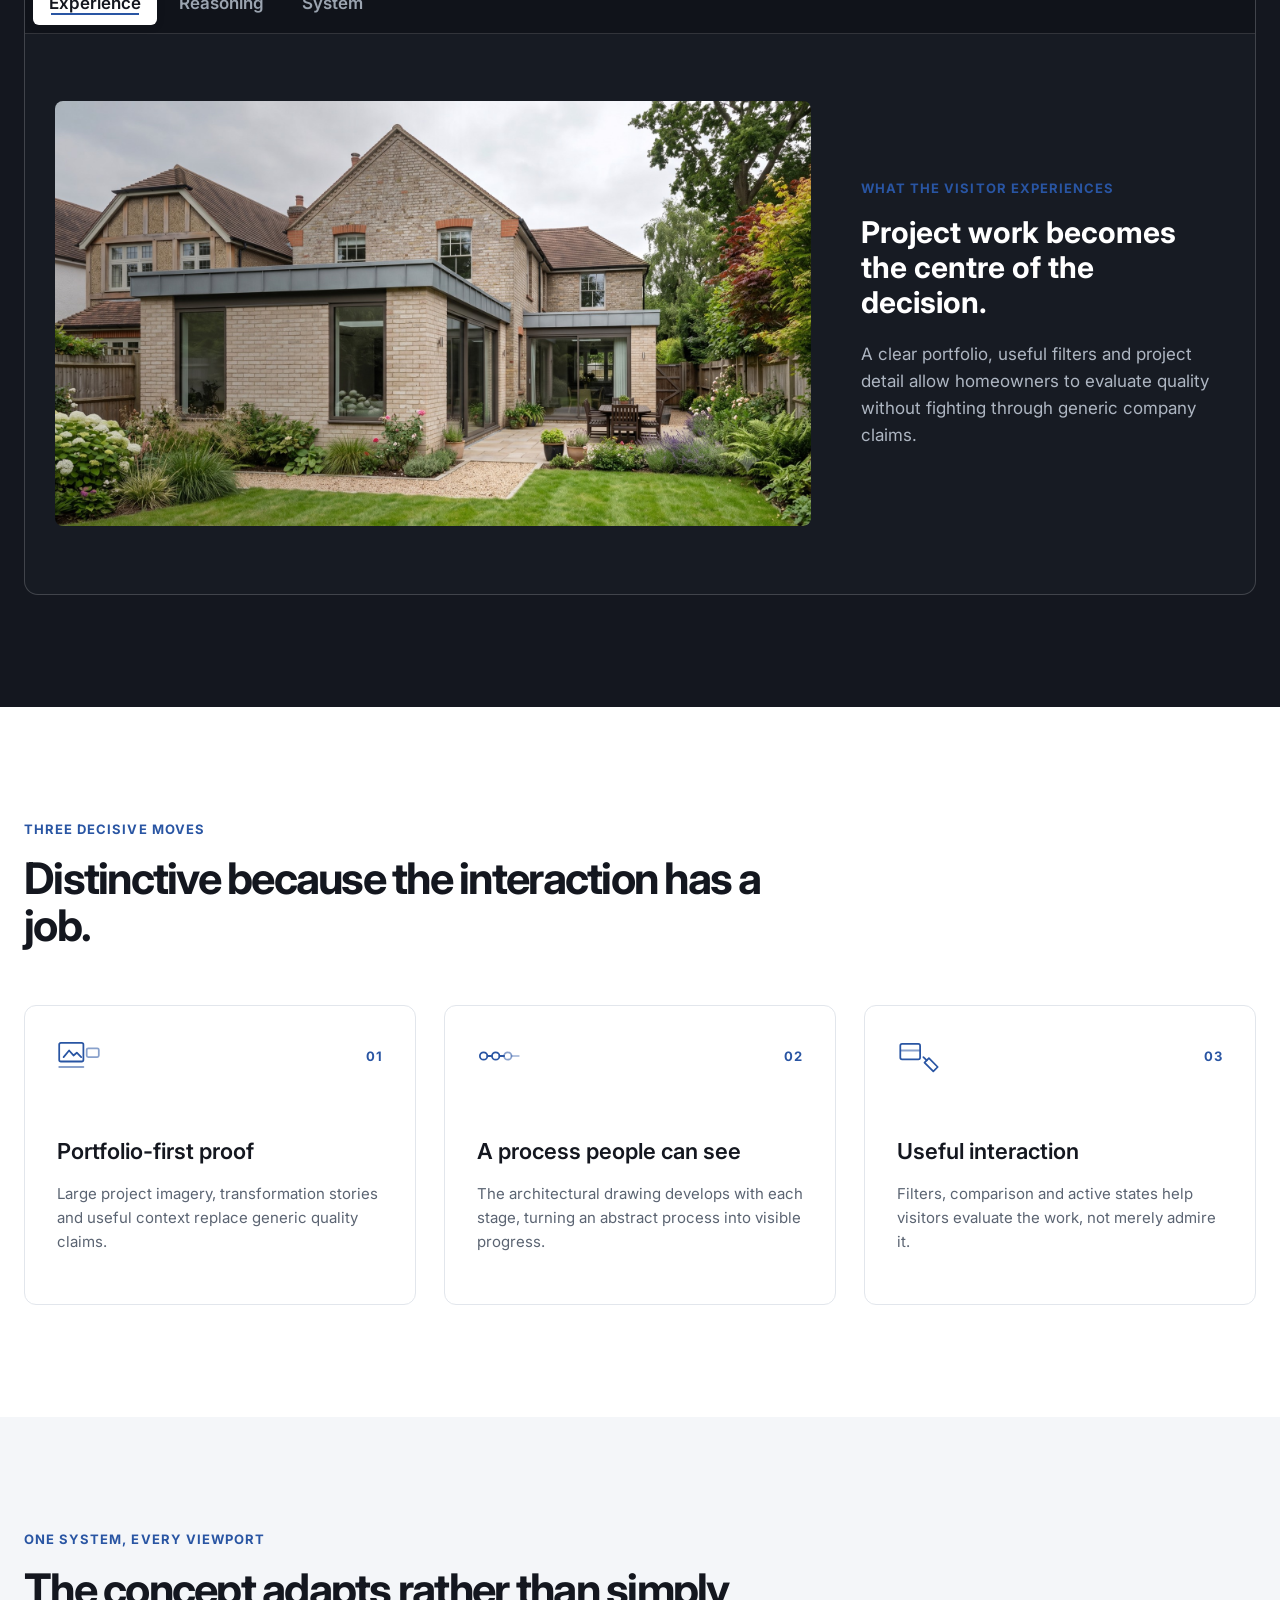
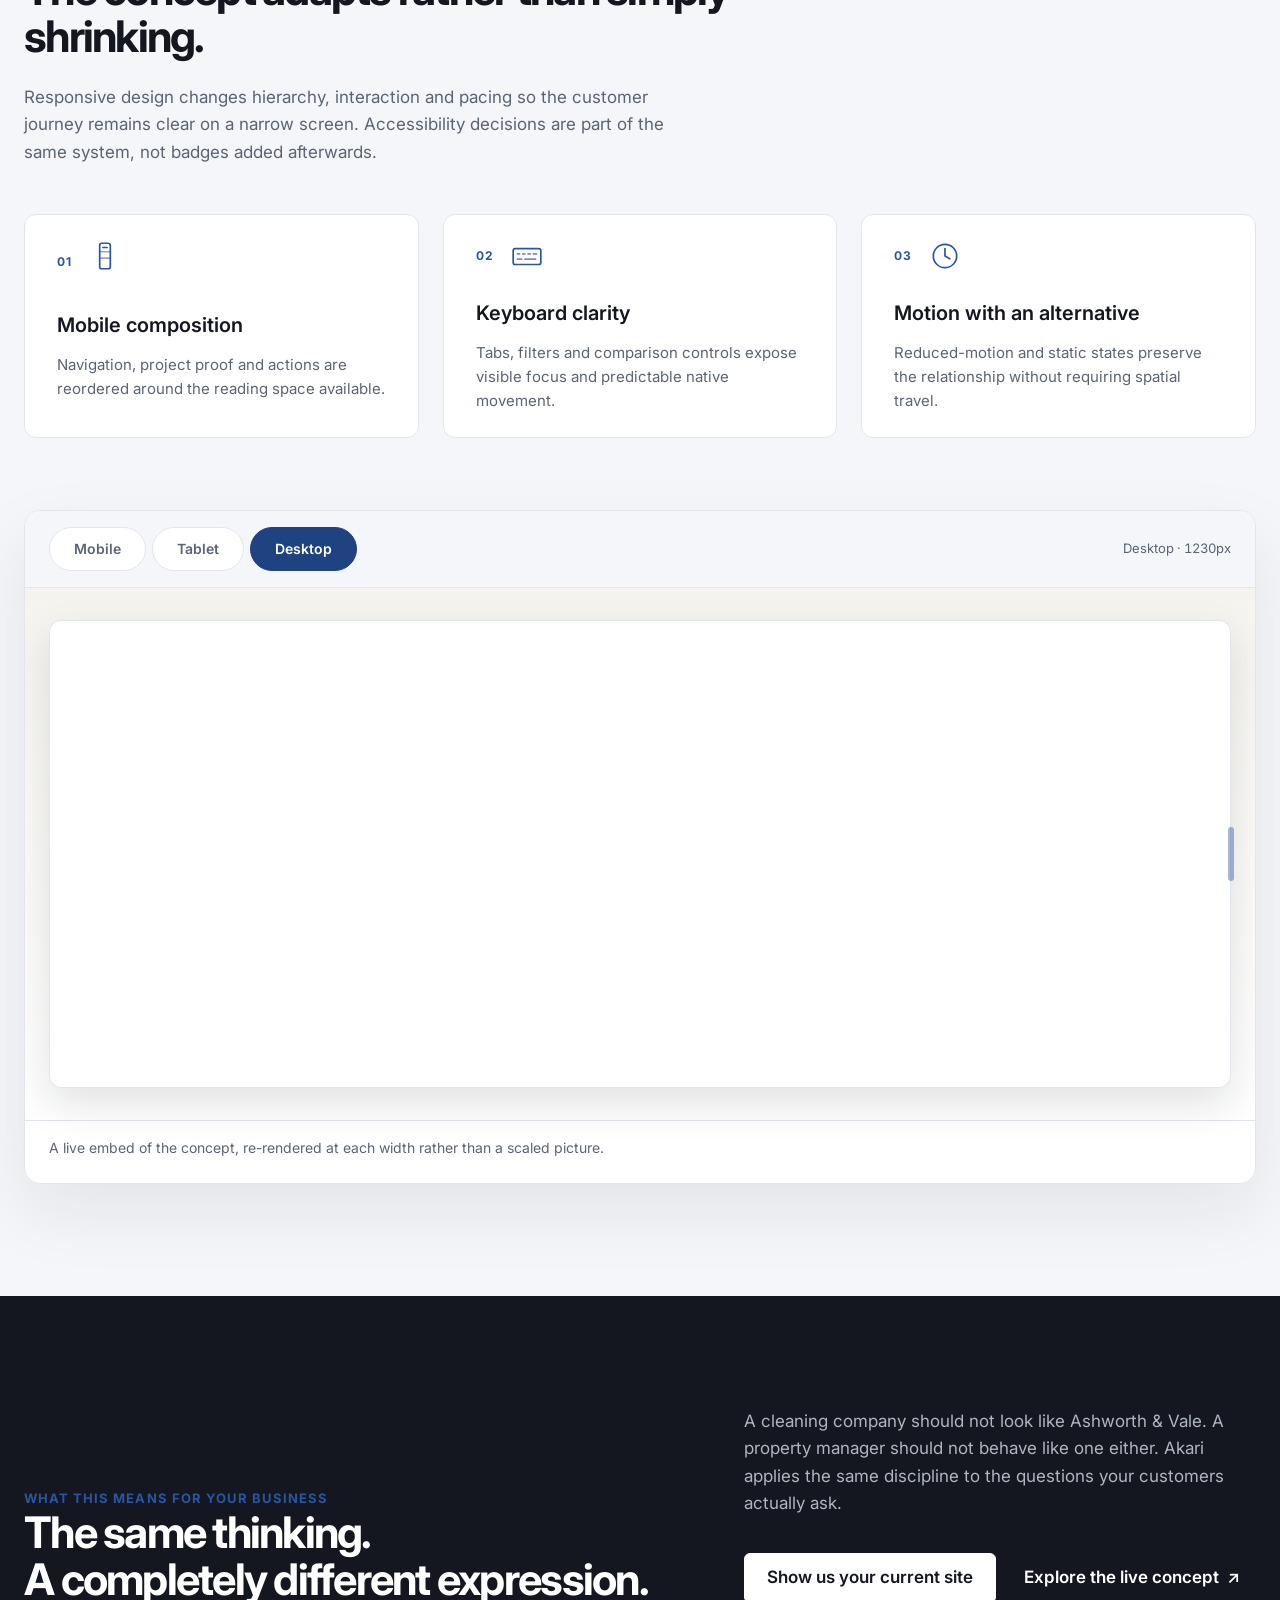
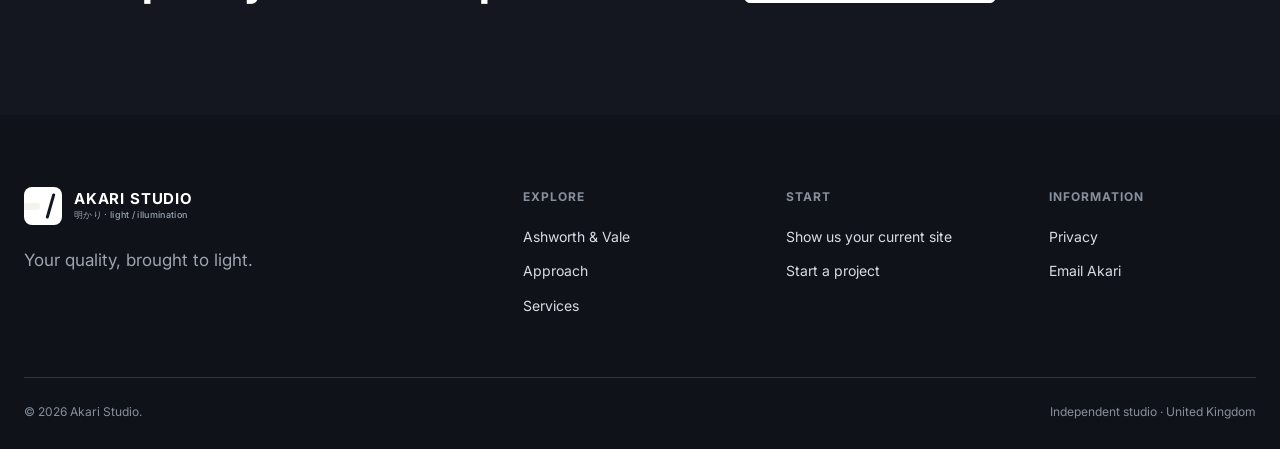
<file: case-study.html>
<!doctype html>
<html class="no-js" lang="en">
  <head>
    <meta charset="utf-8">
    <meta name="viewport" content="width=device-width, initial-scale=1">
    <meta name="description" content="Ashworth & Vale: an independent residential design-and-build concept created by Akari Studio.">
    <meta name="theme-color" content="#F5F3EE">
    <link rel="canonical" href="https://akaristudio.co.uk/case-study.html">
    <meta property="og:type" content="article">
    <meta property="og:site_name" content="Akari Studio">
    <meta property="og:title" content="Ashworth &amp; Vale Case Study | Akari Studio">
    <meta property="og:description" content="An independent concept showing how project quality, process clarity and homeowner trust can become one coherent digital experience.">
    <meta property="og:url" content="https://akaristudio.co.uk/case-study.html">
    <meta property="og:image" content="https://akaristudio.co.uk/assets/images/akari-social-preview.png">
    <meta name="twitter:card" content="summary_large_image">
    <title>Ashworth &amp; Vale Case Study | Akari Studio</title>
    <link rel="icon" href="assets/images/favicon.svg" type="image/svg+xml">
    <link rel="icon" href="assets/images/favicon-32.png" sizes="32x32" type="image/png">
    <link rel="apple-touch-icon" href="assets/images/apple-touch-icon.png">
    <link rel="preconnect" href="https://fonts.googleapis.com">
    <link rel="preconnect" href="https://fonts.gstatic.com" crossorigin>
    <link href="https://fonts.googleapis.com/css2?family=Inter:wght@400;500;600;700&display=swap" rel="stylesheet">
    <link rel="stylesheet" href="assets/css/styles.css?v=20260802-1">
    <script src="assets/js/main.js?v=20260802-1" defer></script>
  </head>
  <body class="case-page">
    <a class="skip-link" href="#main-content">Skip to main content</a>
    <span class="header-sentinel" data-header-sentinel aria-hidden="true"></span>

    <header class="site-header" data-header>
      <div class="container site-header__inner">
        <a class="brand" href="index.html" aria-label="Akari Studio home">
          <span class="brand-mark" aria-hidden="true"><span class="brand-mark__opening"></span><span class="brand-mark__light"></span></span>
          <span class="brand__lockup"><span class="brand__name">Akari Studio</span><span class="brand__meaning"><span lang="ja">明かり</span> · light / illumination</span></span>
        </a>
        <nav class="site-nav" aria-label="Primary navigation">
          <a href="index.html#work" aria-current="page">Work</a>
          <a href="index.html#approach">Approach</a>
          <a href="index.html#ways-to-work">Services</a>
          <a class="btn btn--small" href="index.html#contact">Start a project</a>
        </nav>
        <button class="menu-toggle" type="button" aria-expanded="false" aria-controls="mobile-menu" data-menu-toggle>
          <span class="sr-only">Open navigation</span><span aria-hidden="true"></span><span aria-hidden="true"></span>
        </button>
      </div>
      <nav class="mobile-menu" id="mobile-menu" aria-label="Mobile navigation" data-mobile-menu>
        <div class="container mobile-menu__inner">
          <a href="index.html#work" aria-current="page">Work</a>
          <a href="index.html#approach">Approach</a>
          <a href="index.html#ways-to-work">Services</a>
          <a href="index.html#contact">Show us your current site</a>
          <a class="btn" href="index.html#contact">Start a project</a>
        </div>
      </nav>
    </header>

    <main id="main-content">
      <section class="case-hero">
        <div class="container">
          <a class="back-link" href="index.html#work">← Back to Akari Studio</a>
          <div class="case-hero__heading">
            <div>
              <p class="eyebrow">Independent concept project · Residential design &amp; build</p>
              <h1>Ashworth <span>&amp;</span> Vale</h1>
            </div>
            <p>A fictional design-and-build brand created by Akari to demonstrate how project quality, process clarity and homeowner trust can become one coherent digital experience.</p>
          </div>
          <div class="case-hero__image">
            <img src="assets/images/ashworth-home.jpg" alt="A bright contemporary residential extension used in the Ashworth and Vale concept" width="2000" height="1116" fetchpriority="high" decoding="async">
            <a class="case-live-link" href="https://ashworth-vale.akaristudio.co.uk/">Visit the live concept <span aria-hidden="true">↗</span></a>
          </div>
        </div>
      </section>

      <section class="case-premise section-alt">
        <div class="container premise-grid">
          <p class="eyebrow">The project thesis</p>
          <h2>Modern and distinctive without becoming unfamiliar to homeowners.</h2>
          <div>
            <p>A homeowner considering a significant renovation is not browsing casually. They are checking whether a business feels capable, trustworthy and clear about what happens next.</p>
            <p>Ashworth &amp; Vale turns those questions into the site’s structure. Finished work creates desire; process and practical content reduce risk; the enquiry path arrives only after the site has earned it.</p>
          </div>
        </div>
      </section>

      <section class="decision-journey" aria-labelledby="journey-title">
        <div class="container">
          <div class="section-heading section-heading--stacked">
            <p class="eyebrow">The customer decision</p>
            <h2 id="journey-title">A guided journey, not a collection of attractive sections.</h2>
          </div>
          <ol class="journey-list">
            <li class="shift-card">
              <span class="shift-card__index">01</span>
              <span class="shift-card__icon" aria-hidden="true">
                <svg viewBox="0 0 32 32" fill="none"><circle cx="16" cy="16" r="11" stroke="currentColor" stroke-width="1.6"/><path d="M16 5v6M16 21v6M5 16h6M21 16h6" stroke="currentColor" stroke-width="1.6" stroke-linecap="round"/></svg>
              </span>
              <div class="shift-card__body"><h3>Orient</h3><p>What does this company do, where does it work and does it feel credible?</p></div>
              <span class="shift-card__line" aria-hidden="true"></span>
            </li>
            <li class="shift-card">
              <span class="shift-card__index">02</span>
              <span class="shift-card__icon" aria-hidden="true">
                <svg viewBox="0 0 32 32" fill="none"><rect x="5" y="7" width="22" height="18" rx="2" stroke="currentColor" stroke-width="1.6"/><path d="M10 20l5-6 4 4 3-3" stroke="currentColor" stroke-width="1.6" stroke-linecap="round" stroke-linejoin="round"/></svg>
              </span>
              <div class="shift-card__body"><h3>Evaluate</h3><p>Does the project quality match the standard I want for my own home?</p></div>
              <span class="shift-card__line" aria-hidden="true"></span>
            </li>
            <li class="shift-card">
              <span class="shift-card__index">03</span>
              <span class="shift-card__icon" aria-hidden="true">
                <svg viewBox="0 0 32 32" fill="none"><path d="M16 5l9 4v7c0 6-4 9.5-9 11-5-1.5-9-5-9-11V9z" stroke="currentColor" stroke-width="1.6" stroke-linejoin="round"/><path d="M12 16.5l3 3 5-6" stroke="currentColor" stroke-width="1.6" stroke-linecap="round" stroke-linejoin="round"/></svg>
              </span>
              <div class="shift-card__body"><h3>Reassure</h3><p>Can this team manage cost, communication, disruption and delivery?</p></div>
              <span class="shift-card__line" aria-hidden="true"></span>
            </li>
            <li class="shift-card">
              <span class="shift-card__index">04</span>
              <span class="shift-card__icon" aria-hidden="true">
                <svg viewBox="0 0 32 32" fill="none"><path d="M6 16h18" stroke="currentColor" stroke-width="1.6" stroke-linecap="round"/><path d="M18 10l6 6-6 6" stroke="currentColor" stroke-width="1.6" stroke-linecap="round" stroke-linejoin="round"/></svg>
              </span>
              <div class="shift-card__body"><h3>Act</h3><p>What happens if I make contact, and will the conversation be useful?</p></div>
              <span class="shift-card__line" aria-hidden="true"></span>
            </li>
          </ol>
        </div>
      </section>

      <section class="transformation-section section-alt" aria-labelledby="transformation-title">
        <div class="container transformation-grid">
          <div>
            <p class="eyebrow">A first-class content type</p>
            <h2 id="transformation-title">Let the visitor reveal the change.</h2>
            <p>The before/after interaction makes transformation tangible while remaining keyboard-operable and understandable without animation.</p>
          </div>
          <div class="before-after" data-before-after style="--position: 50%">
            <img class="before-after__after" src="assets/images/ashworth-after.jpg" alt="Completed contemporary kitchen extension" width="1200" height="805" loading="lazy" decoding="async">
            <div class="before-after__before">
              <img src="assets/images/ashworth-before.jpg" alt="The kitchen before renovation" width="1200" height="805" loading="lazy" decoding="async">
            </div>
            <input type="range" min="0" max="100" value="50" aria-label="Reveal the kitchen before and after" data-before-after-input>
            <span class="before-after__divider" aria-hidden="true"></span>
            <span class="before-after__label before-after__label--before">Before</span>
            <span class="before-after__label before-after__label--after">After</span>
          </div>
        </div>
      </section>

      <section class="evidence-section section-dark" aria-labelledby="evidence-title">
        <div class="container">
          <div class="section-heading section-heading--dark">
            <p class="eyebrow">Look beneath the surface</p>
            <h2 id="evidence-title">Experience. Reasoning. System.</h2>
            <p>Move between the finished expression, the customer question and the reusable design logic behind it.</p>
          </div>

          <div class="evidence-workspace" data-evidence-workspace>
            <p class="evidence-instruction" id="evidence-instruction">Choose a view to explore what visitors see, why it works, and what Akari can reuse.</p>
            <div class="evidence-tabs" role="tablist" aria-label="Case study evidence views">
              <button role="tab" aria-selected="true" aria-controls="evidence-experience" aria-describedby="evidence-instruction" id="evidence-tab-experience" data-evidence-tab="experience">Experience</button>
              <button role="tab" aria-selected="false" aria-controls="evidence-reasoning" aria-describedby="evidence-instruction" id="evidence-tab-reasoning" data-evidence-tab="reasoning">Reasoning</button>
              <button role="tab" aria-selected="false" aria-controls="evidence-system" aria-describedby="evidence-instruction" id="evidence-tab-system" data-evidence-tab="system">System</button>
            </div>

            <div class="evidence-panel" role="tabpanel" id="evidence-experience" aria-labelledby="evidence-tab-experience" data-evidence-panel="experience">
              <div class="evidence-media">
                <picture>
                  <source media="(max-width: 720px)" srcset="assets/images/ashworth-projects-mobile.jpg" width="800" height="600">
                  <img src="assets/images/ashworth-projects.jpg" alt="A completed Ashworth and Vale project: a contemporary brick and zinc rear extension with full-height glazing, opening onto a planted garden" width="1920" height="1071" loading="lazy" decoding="async">
                </picture>
              </div>
              <div><p class="eyebrow">What the visitor experiences</p><h3>Project work becomes the centre of the decision.</h3><p>A clear portfolio, useful filters and project detail allow homeowners to evaluate quality without fighting through generic company claims.</p></div>
            </div>

            <div class="evidence-panel" role="tabpanel" id="evidence-reasoning" aria-labelledby="evidence-tab-reasoning" data-evidence-panel="reasoning" hidden>
              <div class="evidence-media evidence-media--annotated">
                <picture>
                  <source media="(max-width: 720px)" srcset="assets/images/ashworth-services-mobile.jpg" width="800" height="600">
                  <img src="assets/images/ashworth-services.jpg" alt="An Ashworth and Vale project: a white rendered garden room with a green roof and sliding glazing, opening onto a mature garden" width="1920" height="814" loading="lazy" decoding="async">
                </picture>
                <span class="annotation annotation--one">Persistent orientation</span>
                <span class="annotation annotation--two">Proof beside explanation</span>
              </div>
              <div><p class="eyebrow">Why it works this way</p><h3>High-cost services require confidence before conversion.</h3><p>Navigation keeps the visitor oriented, while each service is paired with practical evidence and an appropriate next step.</p></div>
            </div>

            <div class="evidence-panel" role="tabpanel" id="evidence-system" aria-labelledby="evidence-tab-system" data-evidence-panel="system" hidden>
              <div class="system-diagram" aria-label="A four-part design system">
                <span>Opening</span><span>Progression</span><span>Focal moment</span><span>Resolution</span>
              </div>
              <div><p class="eyebrow">What Akari can reuse</p><h3>The narrative logic transfers, not the visual template.</h3><p>Every page establishes context, develops the customer’s understanding, creates one memorable proof moment and resolves with a useful action.</p></div>
            </div>
          </div>
        </div>
      </section>

      <section class="decisive-moves" aria-labelledby="moves-title">
        <div class="container">
          <div class="section-heading section-heading--stacked">
            <p class="eyebrow">Three decisive moves</p>
            <h2 id="moves-title">Distinctive because the interaction has a job.</h2>
          </div>
          <div class="move-grid">
            <article class="shift-card shift-card--block">
              <span class="shift-card__index">01</span>
              <span class="shift-card__icon" aria-hidden="true">
                <svg viewBox="0 0 40 32" fill="none"><rect x="2" y="4" width="22" height="17" rx="1.6" stroke="currentColor" stroke-width="1.6"/><rect x="27" y="9" width="11" height="8" rx="1.4" stroke="currentColor" stroke-width="1.6" opacity=".55"/><path d="M6 17l5-6 4 4.5 3-2.5 4 4" stroke="currentColor" stroke-width="1.6" stroke-linecap="round" stroke-linejoin="round"/><path d="M2 26h22" stroke="currentColor" stroke-width="1.6" stroke-linecap="round" opacity=".55"/></svg>
              </span>
              <div class="shift-card__body"><h3>Portfolio-first proof</h3><p>Large project imagery, transformation stories and useful context replace generic quality claims.</p></div>
              <span class="shift-card__line" aria-hidden="true"></span>
            </article>
            <article class="shift-card shift-card--block">
              <span class="shift-card__index">02</span>
              <span class="shift-card__icon" aria-hidden="true">
                <svg viewBox="0 0 40 32" fill="none"><circle cx="6" cy="16" r="3.4" stroke="currentColor" stroke-width="1.6"/><circle cx="17" cy="16" r="3.4" stroke="currentColor" stroke-width="1.6"/><circle cx="28" cy="16" r="3.4" stroke="currentColor" stroke-width="1.6" opacity=".55"/><path d="M9.4 16h4.2M20.4 16h4.2" stroke="currentColor" stroke-width="1.6" stroke-linecap="round"/><path d="M31.4 16H38" stroke="currentColor" stroke-width="1.6" stroke-linecap="round" opacity=".35"/></svg>
              </span>
              <div class="shift-card__body"><h3>A process people can see</h3><p>The architectural drawing develops with each stage, turning an abstract process into visible progress.</p></div>
              <span class="shift-card__line" aria-hidden="true"></span>
            </article>
            <article class="shift-card shift-card--block">
              <span class="shift-card__index">03</span>
              <span class="shift-card__icon" aria-hidden="true">
                <svg viewBox="0 0 40 32" fill="none"><rect x="3" y="5" width="18" height="14" rx="1.6" stroke="currentColor" stroke-width="1.6"/><path d="M3 11h18" stroke="currentColor" stroke-width="1.6" opacity=".55"/><path d="M25 22l4-4 8 8-4 4z" stroke="currentColor" stroke-width="1.6" stroke-linejoin="round"/><path d="M27 20l-3-3" stroke="currentColor" stroke-width="1.6" stroke-linecap="round"/></svg>
              </span>
              <div class="shift-card__body"><h3>Useful interaction</h3><p>Filters, comparison and active states help visitors evaluate the work, not merely admire it.</p></div>
              <span class="shift-card__line" aria-hidden="true"></span>
            </article>
          </div>
        </div>
      </section>

      <section class="restraint-section responsive-proof-section section-alt" aria-labelledby="responsive-proof-title">
        <div class="container responsive-proof">
          <div class="responsive-proof__copy">
            <p class="eyebrow">One system, every viewport</p>
            <h2 id="responsive-proof-title">The concept adapts rather than simply shrinking.</h2>
            <p>Responsive design changes hierarchy, interaction and pacing so the customer journey remains clear on a narrow screen. Accessibility decisions are part of the same system, not badges added afterwards.</p>
            <ul class="proof-decisions">
              <li class="shift-card">
                <span class="shift-card__index">01</span>
                <span class="shift-card__icon" aria-hidden="true">
                  <svg viewBox="0 0 32 32" fill="none"><rect x="11" y="4" width="10" height="24" rx="2" stroke="currentColor" stroke-width="1.6"/><path d="M14 8h4" stroke="currentColor" stroke-width="1.6" stroke-linecap="round"/><path d="M11 12h10M11 18h10" stroke="currentColor" stroke-width="1.6" opacity=".5"/></svg>
                </span>
                <div class="shift-card__body"><strong>Mobile composition</strong><p>Navigation, project proof and actions are reordered around the reading space available.</p></div>
                <span class="shift-card__line" aria-hidden="true"></span>
              </li>
              <li class="shift-card">
                <span class="shift-card__index">02</span>
                <span class="shift-card__icon" aria-hidden="true">
                  <svg viewBox="0 0 32 32" fill="none"><rect x="3" y="9" width="26" height="15" rx="2" stroke="currentColor" stroke-width="1.6"/><path d="M7 14h2M12 14h2M17 14h2M22 14h3M7 19h4M14 19h10" stroke="currentColor" stroke-width="1.6" stroke-linecap="round" opacity=".65"/></svg>
                </span>
                <div class="shift-card__body"><strong>Keyboard clarity</strong><p>Tabs, filters and comparison controls expose visible focus and predictable native movement.</p></div>
                <span class="shift-card__line" aria-hidden="true"></span>
              </li>
              <li class="shift-card">
                <span class="shift-card__index">03</span>
                <span class="shift-card__icon" aria-hidden="true">
                  <svg viewBox="0 0 32 32" fill="none"><circle cx="16" cy="16" r="11" stroke="currentColor" stroke-width="1.6"/><path d="M16 9v7l4.5 2.6" stroke="currentColor" stroke-width="1.6" stroke-linecap="round" stroke-linejoin="round"/></svg>
                </span>
                <div class="shift-card__body"><strong>Motion with an alternative</strong><p>Reduced-motion and static states preserve the relationship without requiring spatial travel.</p></div>
                <span class="shift-card__line" aria-hidden="true"></span>
              </li>
            </ul>
            <a class="text-link responsive-proof__link" href="https://ashworth-vale.akaristudio.co.uk/">Open the live concept <span aria-hidden="true">↗</span></a>
          </div>

          <div class="viewport-demo" data-viewport-demo>
            <div class="viewport-demo__bar">
              <div class="viewport-demo__presets" role="group" aria-label="Preview width">
                <button type="button" data-viewport-preset="390" aria-pressed="false">Mobile</button>
                <button type="button" data-viewport-preset="768" aria-pressed="false">Tablet</button>
                <button type="button" data-viewport-preset="1280" aria-pressed="true">Desktop</button>
              </div>
              <p class="viewport-demo__readout" aria-live="polite" data-viewport-readout>Desktop · 1280px</p>
            </div>

            <div class="viewport-demo__stage">
              <div class="viewport-demo__viewport" data-viewport-frame>
                <iframe
                  title="Live Ashworth and Vale concept, shown at a selectable viewport width"
                  src="https://ashworth-vale.akaristudio.co.uk/"
                  data-viewport-iframe
                  loading="lazy"
                  referrerpolicy="no-referrer"
                  sandbox="allow-scripts allow-same-origin"></iframe>
                <button
                  class="viewport-demo__handle"
                  type="button"
                  data-viewport-handle
                  aria-label="Drag to resize the preview width"
                  tabindex="-1"
                  aria-hidden="true"><span></span></button>
              </div>
            </div>

            <p class="viewport-demo__note">
              A live embed of the concept, re-rendered at each width rather than a scaled picture.
            </p>
          </div>
        </div>
      </section>

      <section class="case-resolution section-dark">
        <div class="container case-resolution__inner">
          <div><p class="eyebrow">What this means for your business</p><h2>The same thinking.<br>A completely different expression.</h2></div>
          <div><p>A cleaning company should not look like Ashworth &amp; Vale. A property manager should not behave like one either. Akari applies the same discipline to the questions your customers actually ask.</p>
            <div class="hero__actions"><a class="btn btn--light" href="index.html#contact">Show us your current site</a><a class="text-link text-link--light" href="https://ashworth-vale.akaristudio.co.uk/">Explore the live concept <span aria-hidden="true">↗</span></a></div>
          </div>
        </div>
      </section>
    </main>

    <footer class="site-footer">
      <div class="container site-footer__grid">
        <div>
          <a class="brand brand--footer" href="index.html" aria-label="Akari Studio home"><span class="brand-mark" aria-hidden="true"><span class="brand-mark__opening"></span><span class="brand-mark__light"></span></span><span class="brand__lockup"><span class="brand__name">Akari Studio</span><span class="brand__meaning"><span lang="ja">明かり</span> · light / illumination</span></span></a>
          <p>Your quality, brought to light.</p>
        </div>
        <div><p class="footer-label">Explore</p><a href="case-study.html" aria-current="page">Ashworth &amp; Vale</a><a href="index.html#approach">Approach</a><a href="index.html#ways-to-work">Services</a></div>
        <div><p class="footer-label">Start</p><a href="index.html#contact">Show us your current site</a><a href="index.html#contact">Start a project</a></div>
        <div><p class="footer-label">Information</p><a href="privacy.html">Privacy</a><a href="mailto:hello@akaristudio.co.uk">Email Akari</a></div>
      </div>
      <div class="container site-footer__bottom"><span>© 2026 Akari Studio.</span><span>Independent studio · United Kingdom</span></div>
    </footer>
  </body>
</html>
</file>
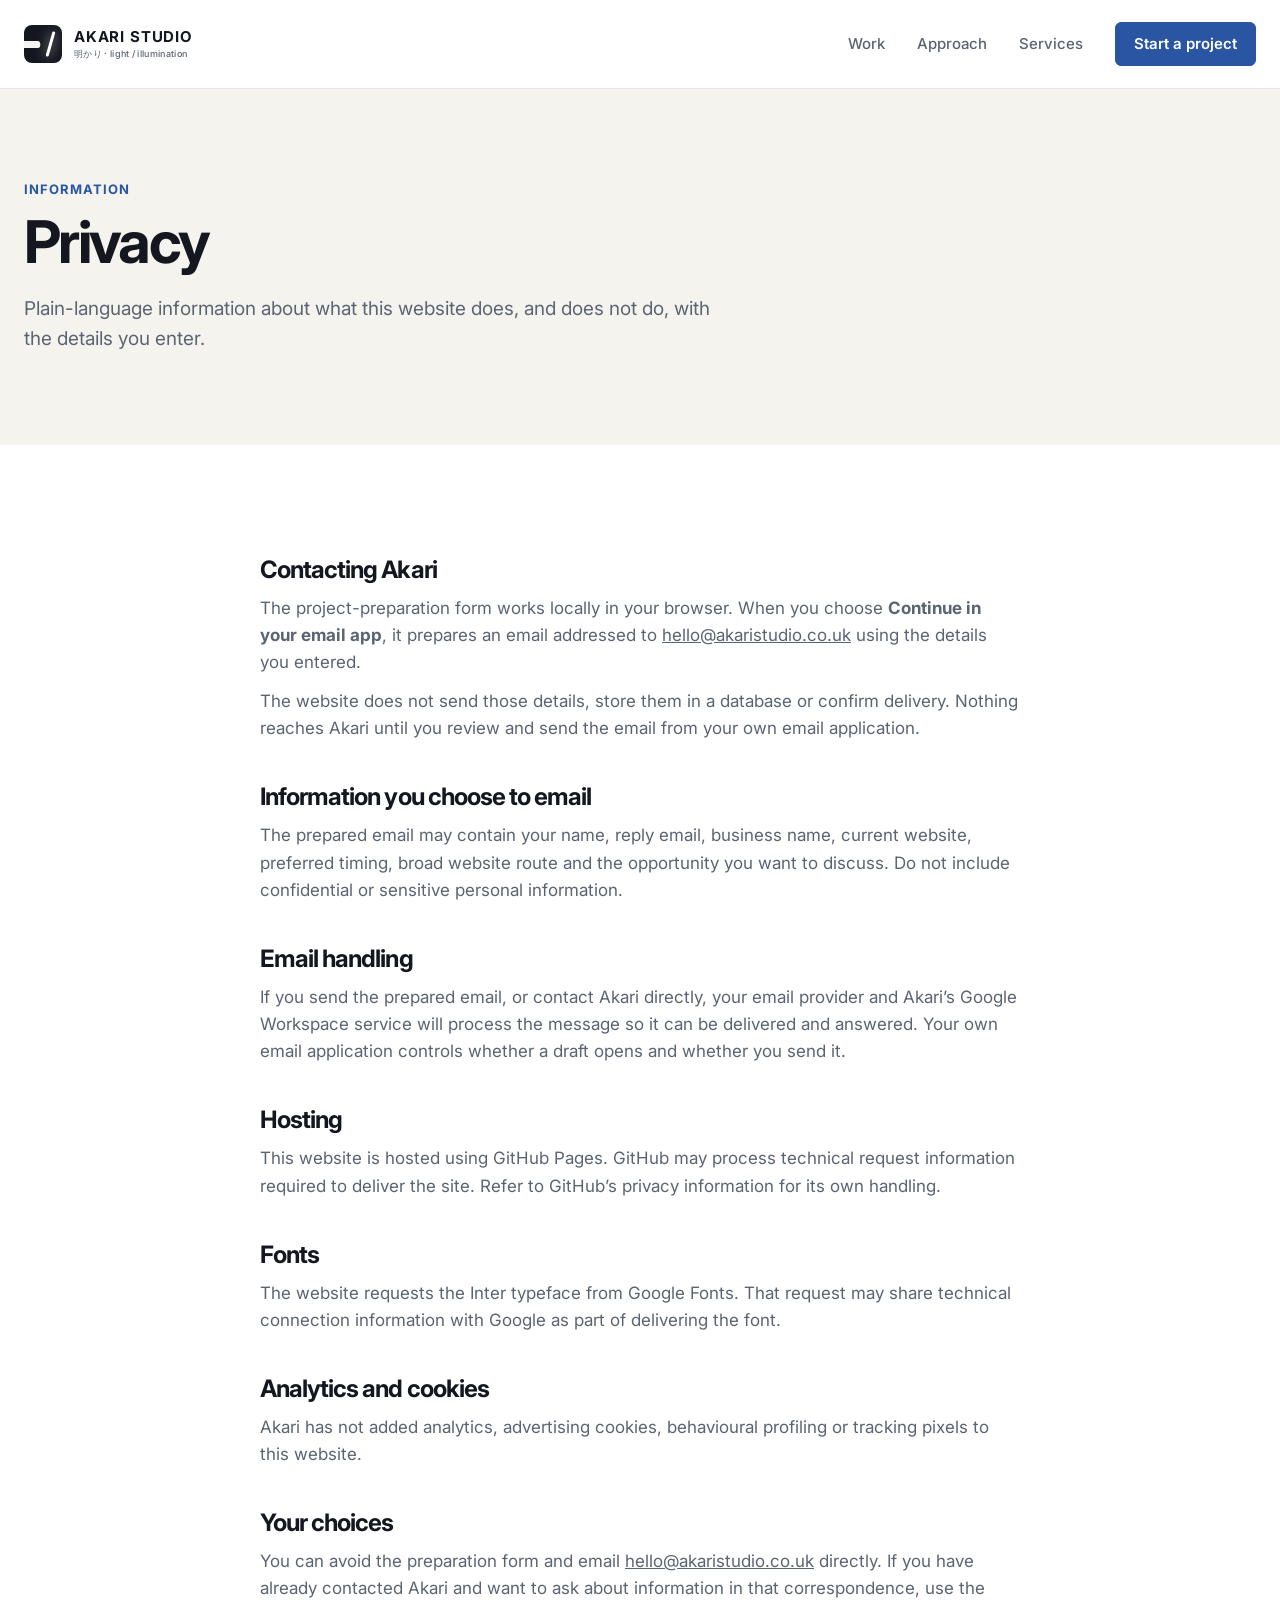
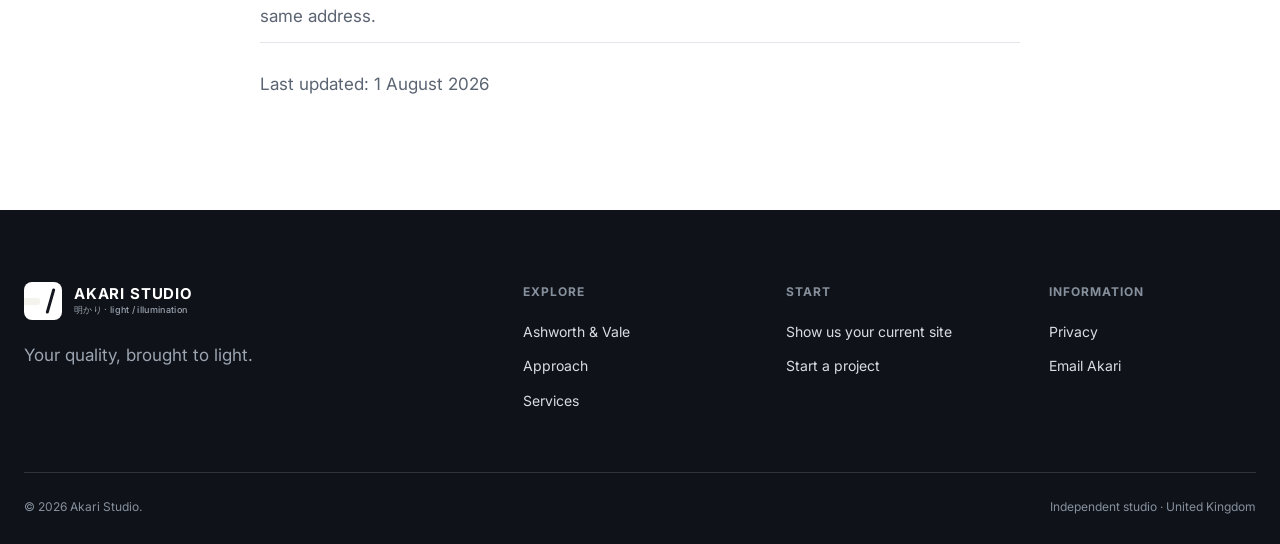
<file: privacy.html>
<!doctype html>
<html class="no-js" lang="en">
  <head>
    <meta charset="utf-8">
    <meta name="viewport" content="width=device-width, initial-scale=1">
    <meta name="description" content="Plain-language privacy information for the Akari Studio website and its email-preparation contact route.">
    <meta name="theme-color" content="#F5F3EE">
    <link rel="canonical" href="https://akaristudio.co.uk/privacy.html">
    <meta property="og:type" content="website">
    <meta property="og:site_name" content="Akari Studio">
    <meta property="og:title" content="Privacy | Akari Studio">
    <meta property="og:description" content="How the Akari Studio website handles information and prepares project emails locally.">
    <meta property="og:url" content="https://akaristudio.co.uk/privacy.html">
    <meta property="og:image" content="https://akaristudio.co.uk/assets/images/akari-social-preview.png">
    <meta name="twitter:card" content="summary_large_image">
    <title>Privacy | Akari Studio</title>
    <link rel="icon" href="assets/images/favicon.svg" type="image/svg+xml">
    <link rel="icon" href="assets/images/favicon-32.png" sizes="32x32" type="image/png">
    <link rel="apple-touch-icon" href="assets/images/apple-touch-icon.png">
    <link rel="preconnect" href="https://fonts.googleapis.com">
    <link rel="preconnect" href="https://fonts.gstatic.com" crossorigin>
    <link href="https://fonts.googleapis.com/css2?family=Inter:wght@400;500;600;700&display=swap" rel="stylesheet">
    <link rel="stylesheet" href="assets/css/styles.css?v=20260802-1">
    <script src="assets/js/main.js?v=20260802-1" defer></script>
  </head>
  <body>
    <a class="skip-link" href="#main-content">Skip to main content</a>
    <span class="header-sentinel" data-header-sentinel aria-hidden="true"></span>
    <header class="site-header" data-header>
      <div class="container site-header__inner">
        <a class="brand" href="index.html" aria-label="Akari Studio home"><span class="brand-mark" aria-hidden="true"><span class="brand-mark__opening"></span><span class="brand-mark__light"></span></span><span class="brand__lockup"><span class="brand__name">Akari Studio</span><span class="brand__meaning"><span lang="ja">明かり</span> · light / illumination</span></span></a>
        <nav class="site-nav" aria-label="Primary navigation"><a href="case-study.html">Work</a><a href="index.html#approach">Approach</a><a href="index.html#ways-to-work">Services</a><a class="btn btn--small" href="index.html#contact">Start a project</a></nav>
        <button class="menu-toggle" type="button" aria-expanded="false" aria-controls="mobile-menu" data-menu-toggle><span class="sr-only">Open navigation</span><span aria-hidden="true"></span><span aria-hidden="true"></span></button>
      </div>
      <nav class="mobile-menu" id="mobile-menu" aria-label="Mobile navigation" data-mobile-menu>
        <div class="container mobile-menu__inner"><a href="case-study.html">Work</a><a href="index.html#approach">Approach</a><a href="index.html#ways-to-work">Services</a><a href="index.html#contact">Show us your current site</a><a class="btn" href="index.html#contact">Start a project</a><p><span lang="ja">明かり</span> · light / illumination</p></div>
      </nav>
    </header>

    <main id="main-content">
      <section class="legal-hero"><div class="container"><p class="eyebrow">Information</p><h1>Privacy</h1><p>Plain-language information about what this website does, and does not do, with the details you enter.</p></div></section>
      <section class="legal-content"><div class="container legal-content__inner">
        <h2>Contacting Akari</h2>
        <p>The project-preparation form works locally in your browser. When you choose <strong>Continue in your email app</strong>, it prepares an email addressed to <a href="mailto:hello@akaristudio.co.uk">hello@akaristudio.co.uk</a> using the details you entered.</p>
        <p>The website does not send those details, store them in a database or confirm delivery. Nothing reaches Akari until you review and send the email from your own email application.</p>

        <h2>Information you choose to email</h2>
        <p>The prepared email may contain your name, reply email, business name, current website, preferred timing, broad website route and the opportunity you want to discuss. Do not include confidential or sensitive personal information.</p>

        <h2>Email handling</h2>
        <p>If you send the prepared email, or contact Akari directly, your email provider and Akari’s Google Workspace service will process the message so it can be delivered and answered. Your own email application controls whether a draft opens and whether you send it.</p>

        <h2>Hosting</h2>
        <p>This website is hosted using GitHub Pages. GitHub may process technical request information required to deliver the site. Refer to GitHub’s privacy information for its own handling.</p>

        <h2>Fonts</h2>
        <p>The website requests the Inter typeface from Google Fonts. That request may share technical connection information with Google as part of delivering the font.</p>

        <h2>Analytics and cookies</h2>
        <p>Akari has not added analytics, advertising cookies, behavioural profiling or tracking pixels to this website.</p>

        <h2>Your choices</h2>
        <p>You can avoid the preparation form and email <a href="mailto:hello@akaristudio.co.uk">hello@akaristudio.co.uk</a> directly. If you have already contacted Akari and want to ask about information in that correspondence, use the same address.</p>
        <p class="legal-updated">Last updated: 1 August 2026</p>
      </div></section>
    </main>

    <footer class="site-footer">
      <div class="container site-footer__grid">
        <div><a class="brand brand--footer" href="index.html" aria-label="Akari Studio home"><span class="brand-mark" aria-hidden="true"><span class="brand-mark__opening"></span><span class="brand-mark__light"></span></span><span class="brand__lockup"><span class="brand__name">Akari Studio</span><span class="brand__meaning"><span lang="ja">明かり</span> · light / illumination</span></span></a><p>Your quality, brought to light.</p></div>
        <div><p class="footer-label">Explore</p><a href="case-study.html">Ashworth &amp; Vale</a><a href="index.html#approach">Approach</a><a href="index.html#ways-to-work">Services</a></div>
        <div><p class="footer-label">Start</p><a href="index.html#contact">Show us your current site</a><a href="index.html#contact">Start a project</a></div>
        <div><p class="footer-label">Information</p><a href="privacy.html" aria-current="page">Privacy</a><a href="mailto:hello@akaristudio.co.uk">Email Akari</a></div>
      </div>
      <div class="container site-footer__bottom"><span>© 2026 Akari Studio.</span><span>Independent studio · United Kingdom</span></div>
    </footer>
  </body>
</html>
</file>
<file: assets/css/styles.css>
:root {
  --color-bg: #ffffff;
  --color-bg-alt: #f4f6f9;
  --color-bg-warm: #f5f3ee;
  --color-ink: #14171f;
  --color-muted: #5b6472;
  --color-accent: #2955a3;
  --color-accent-hover: #1f4380;
  --color-border: #e2e6ec;
  --color-light: #dceaff;
  --max-width: 1240px;
  --header-height: 88px;
  --space-1: 8px;
  --space-2: 12px;
  --space-3: 16px;
  --space-4: 24px;
  --space-5: 32px;
  --space-6: 48px;
  --space-7: 72px;
  --space-8: 112px;
  --radius-control: 6px;
  --radius-panel: 12px;
  --radius-feature: 16px;
  --radius-pill: 999px;
  --ease-interface: cubic-bezier(0.4, 0, 0.2, 1);
  --ease-luminous: cubic-bezier(0.22, 1, 0.36, 1);
  --motion-instant: 90ms;
  --motion-micro: 190ms;
  --motion-state: 360ms;
  --motion-chapter: 620ms;
  --motion-signature: 900ms;
  --ease: var(--ease-interface);
  --duration-fast: var(--motion-micro);
  --duration-base: 250ms;
  --duration-slow: var(--motion-chapter);
  --duration-signature: var(--motion-signature);
}

*,
*::before,
*::after {
  box-sizing: border-box;
}

html {
  scroll-behavior: smooth;
  scroll-padding-top: 96px;
}

body,
h1,
h2,
h3,
p {
  margin: 0;
}

body {
  background: var(--color-bg);
  color: var(--color-ink);
  font-family: "Inter", -apple-system, BlinkMacSystemFont, "Segoe UI", sans-serif;
  font-size: 17px;
  line-height: 1.6;
  -webkit-font-smoothing: antialiased;
}

a {
  color: inherit;
}

button {
  font: inherit;
}

a:focus-visible,
button:focus-visible,
input:focus-visible,
select:focus-visible,
textarea:focus-visible {
  outline: 3px solid rgb(41 85 163 / 42%);
  outline-offset: 4px;
}

img {
  display: block;
  max-width: 100%;
}

.container {
  width: min(100% - 48px, var(--max-width));
  margin-inline: auto;
}

.sr-only {
  position: absolute;
  width: 1px;
  height: 1px;
  padding: 0;
  overflow: hidden;
  clip: rect(0, 0, 0, 0);
  white-space: nowrap;
  border: 0;
}

.skip-link {
  position: fixed;
  z-index: 100;
  left: 16px;
  top: 12px;
  padding: 10px 14px;
  border-radius: 4px;
  background: var(--color-ink);
  color: #fff;
  font-weight: 600;
  text-decoration: none;
  transform: translateY(-160%);
  transition: transform var(--duration-fast) var(--ease);
}

.skip-link:focus {
  transform: translateY(0);
}

.header-sentinel {
  position: absolute;
  width: 1px;
  height: 1px;
  inset: 8px auto auto 0;
  pointer-events: none;
}

.site-header {
  position: sticky;
  top: 0;
  z-index: 20;
  border-bottom: 1px solid var(--color-border);
  background: rgb(255 255 255 / 92%);
  backdrop-filter: blur(14px);
}

.site-header.is-scrolled {
  box-shadow: 0 8px 28px rgb(20 23 31 / 8%);
}

.site-header__inner {
  display: flex;
  min-height: var(--header-height);
  align-items: center;
  justify-content: space-between;
}

.brand {
  display: flex;
  align-items: center;
  gap: 12px;
  color: var(--color-ink);
  text-decoration: none;
}

.brand-mark {
  position: relative;
  display: block;
  width: 38px;
  height: 38px;
  overflow: hidden;
  border-radius: 8px;
  flex: 0 0 auto;
  background: var(--color-ink);
}

.brand-mark__opening {
  position: absolute;
  width: 24px;
  height: 7px;
  left: -1px;
  top: 16px;
  border-radius: 0 999px 999px 0;
  background: var(--color-bg-warm);
  transform: scaleX(0.72);
  transform-origin: left;
  transition: transform 600ms var(--ease);
}

.brand-mark__light {
  position: absolute;
  width: 3px;
  height: 26px;
  right: 10px;
  top: 6px;
  border-radius: 999px;
  background: #fff;
  box-shadow: 0 0 12px rgb(255 255 255 / 72%);
  transform: rotate(16deg);
}

.brand:hover .brand-mark__opening {
  transform: scaleX(1);
}

body.is-illuminated .brand-mark__opening {
  transform: scaleX(1);
}

body.is-illuminated .brand-mark__light {
  animation: identity-light 850ms var(--ease) both;
}

@keyframes identity-light {
  0% {
    opacity: 0.55;
    transform: translateX(-5px) rotate(16deg);
  }
  55% {
    opacity: 1;
    box-shadow: 0 0 20px rgb(255 255 255 / 95%);
  }
  100% {
    opacity: 1;
    transform: translateX(0) rotate(16deg);
  }
}

.brand__lockup {
  display: grid;
  gap: 1px;
}

.brand__name {
  position: relative;
  width: fit-content;
  font-size: 15px;
  font-weight: 700;
  letter-spacing: 0.055em;
  line-height: 1.25;
  text-transform: uppercase;
}

.brand__name::after {
  position: absolute;
  width: 42%;
  height: 2px;
  left: 0;
  bottom: -3px;
  border-radius: 999px;
  background: var(--color-accent);
  content: "";
  transform: scaleX(0);
  transform-origin: left;
  transition: transform 600ms var(--ease);
}

.brand:hover .brand__name::after {
  transform: scaleX(1);
}

.brand__meaning {
  color: var(--color-muted);
  font-size: 9px;
  font-weight: 500;
  letter-spacing: 0.035em;
  line-height: 1.4;
}

.brand__meaning [lang="ja"] {
  font-family: "Hiragino Kaku Gothic ProN", "Yu Gothic", sans-serif;
}

.site-nav {
  display: flex;
  align-items: center;
  gap: 32px;
}

.site-nav > a:not(.btn) {
  position: relative;
  display: inline-flex;
  min-height: 44px;
  align-items: center;
  color: var(--color-muted);
  font-size: 15px;
  font-weight: 500;
  text-decoration: none;
  transition: color var(--motion-micro) var(--ease-interface);
}

.site-nav > a:not(.btn)::after {
  position: absolute;
  height: 2px;
  right: 0;
  bottom: 6px;
  left: 0;
  border-radius: var(--radius-pill);
  background: var(--color-accent);
  content: "";
  transform: scaleX(0);
  transform-origin: left;
  transition: transform var(--motion-micro) var(--ease-interface);
}

.site-nav > a:not(.btn):hover {
  color: var(--color-ink);
}

.site-nav > a:not(.btn):hover::after,
.site-nav > a:not(.btn):focus-visible::after,
.site-nav a[aria-current="page"]:not(.btn)::after {
  transform: scaleX(1);
}

.site-nav a[aria-current="page"]:not(.btn) {
  color: var(--color-ink);
}

.menu-toggle,
.mobile-menu {
  display: none;
}

.btn {
  display: inline-flex;
  min-height: 50px;
  align-items: center;
  justify-content: center;
  padding: 0 22px;
  border: 1px solid var(--color-accent);
  border-radius: var(--radius-control);
  background: var(--color-accent);
  color: #fff;
  font-weight: 600;
  text-decoration: none;
  transition: background var(--motion-micro) var(--ease-interface), border-color var(--motion-micro) var(--ease-interface), box-shadow var(--motion-micro) var(--ease-interface), transform var(--motion-micro) var(--ease-interface);
}

.btn:hover {
  border-color: var(--color-accent-hover);
  background: var(--color-accent-hover);
  transform: translateY(-2px);
}

.btn--small {
  min-height: 44px;
  padding-inline: 18px;
  font-size: 15px;
}

.btn:disabled {
  cursor: not-allowed;
  opacity: 0.62;
}

.text-link {
  position: relative;
  display: inline-flex;
  align-items: center;
  gap: 8px;
  color: var(--color-ink);
  font-weight: 600;
  text-decoration: none;
}

.text-link::after {
  position: absolute;
  height: 2px;
  right: 0;
  bottom: -5px;
  left: 0;
  border-radius: var(--radius-pill);
  background: currentColor;
  content: "";
  transform: scaleX(0);
  transform-origin: left;
  transition: transform var(--motion-micro) var(--ease-interface);
}

.text-link span {
  transition: transform 180ms var(--ease);
}

.text-link:hover span {
  transform: translateX(4px);
}

.text-link:hover::after,
.text-link:focus-visible::after {
  transform: scaleX(1);
}

.hero {
  overflow: hidden;
  padding-block: 76px 88px;
  background:
    radial-gradient(circle at 82% 18%, rgb(255 255 255 / 72%), transparent 28%),
    var(--color-bg-warm);
}

.hero__grid {
  display: grid;
  grid-template-columns: minmax(0, 0.82fr) minmax(570px, 1.18fr);
  gap: clamp(52px, 7vw, 112px);
  align-items: center;
}

.eyebrow {
  color: var(--color-accent);
  font-size: 13px;
  font-weight: 700;
  letter-spacing: 0.08em;
  text-transform: uppercase;
}

h1 {
  max-width: 720px;
  margin-top: 22px;
  font-size: clamp(46px, 4.6vw, 72px);
  font-weight: 700;
  letter-spacing: -0.045em;
  line-height: 1.02;
}

h1 span {
  color: var(--color-accent);
}

.hero__intro {
  max-width: 620px;
  margin-top: 28px;
  color: var(--color-muted);
  font-size: 19px;
  line-height: 1.65;
}

.hero__actions {
  display: flex;
  margin-top: 36px;
  align-items: center;
  gap: 28px;
}

.meaning {
  display: flex;
  width: fit-content;
  margin-top: 68px;
  padding-top: 20px;
  border-top: 1px solid var(--color-border);
  align-items: center;
  gap: 16px;
  color: var(--color-muted);
  font-size: 14px;
}

.meaning__word {
  color: var(--color-ink);
  font-family: "Hiragino Kaku Gothic ProN", "Yu Gothic", sans-serif;
  font-size: 21px;
  font-weight: 600;
}

.meaning strong {
  color: var(--color-ink);
}

.reveal-demo {
  padding: 24px;
  border: 1px solid var(--color-border);
  border-radius: 16px;
  background: rgb(255 255 255 / 72%);
  box-shadow: 0 30px 80px rgb(20 23 31 / 10%);
}

.reveal-demo__heading {
  display: flex;
  align-items: center;
  justify-content: space-between;
  gap: 20px;
}

.reveal-demo__title {
  margin-top: 2px;
  font-size: 22px;
  font-weight: 700;
  letter-spacing: -0.025em;
}

.reveal-control {
  display: inline-flex;
  min-height: 58px;
  padding: 8px 10px 8px 18px;
  border: 1px solid var(--color-ink);
  border-radius: 14px;
  align-items: center;
  gap: 16px;
  background: var(--color-ink);
  box-shadow: 0 10px 24px rgb(20 23 31 / 16%);
  color: #fff;
  cursor: pointer;
  font-size: 13px;
  font-weight: 600;
  text-align: left;
  transition: transform 180ms var(--ease), border-color 180ms var(--ease), background-color 180ms var(--ease), box-shadow 180ms var(--ease);
}

.reveal-control__copy {
  display: grid;
  gap: 2px;
}

.reveal-control__copy small {
  color: #abb3bf;
  font-size: 9px;
  font-weight: 700;
  letter-spacing: 0.12em;
  line-height: 1;
  text-transform: uppercase;
}

.reveal-control:hover,
.reveal-control:focus-visible {
  border-color: var(--color-accent);
  background: #242b38;
  box-shadow: 0 0 0 4px rgb(41 85 163 / 12%), 0 14px 30px rgb(20 23 31 / 20%);
  transform: translateY(-2px);
}

.reveal-control:active {
  box-shadow: 0 4px 12px rgb(20 23 31 / 16%);
  transform: translateY(0);
}

.reveal-control[aria-pressed="true"] {
  border-color: #d5c8ae;
  background: var(--color-bg-warm);
  box-shadow: inset 0 0 0 1px rgb(255 255 255 / 70%), 0 10px 24px rgb(20 23 31 / 12%);
  color: var(--color-ink);
}

.reveal-control[aria-pressed="true"] .reveal-control__copy small {
  color: #6f675a;
}

.reveal-control__icon {
  color: var(--color-accent);
}

.mini-aperture {
  position: relative;
  display: block;
  width: 24px;
  height: 24px;
  overflow: hidden;
  border-radius: 6px;
  background: var(--color-ink);
}

.mini-aperture::before {
  position: absolute;
  width: 14px;
  height: 4px;
  left: 0;
  top: 10px;
  border-radius: 0 999px 999px 0;
  background: var(--color-bg-warm);
  content: "";
  transform: scaleX(0.7);
  transform-origin: left;
  transition: transform 600ms var(--ease);
}

.mini-aperture span {
  position: absolute;
  width: 2px;
  height: 16px;
  right: 6px;
  top: 4px;
  border-radius: 999px;
  background: #fff;
  transform: rotate(16deg);
}

.reveal-control[aria-pressed="true"] .mini-aperture::before {
  transform: scaleX(1);
}

.reveal-state {
  display: grid;
  margin-top: 22px;
  grid-template-columns: auto minmax(60px, 1fr) auto;
  align-items: center;
  gap: 12px;
  color: #89919d;
  font-size: 11px;
  font-weight: 600;
}

.reveal-state > span:not(.reveal-state__line) {
  transition: color 350ms var(--ease);
}

.reveal-state > span.is-active {
  color: var(--color-ink);
}

.reveal-state__line {
  position: relative;
  height: 2px;
  overflow: hidden;
  border-radius: 999px;
  background: var(--color-border);
}

.reveal-state__line i {
  position: absolute;
  width: 100%;
  height: 100%;
  inset: 0;
  border-radius: inherit;
  background: var(--color-accent);
  transform: scaleX(0);
  transform-origin: left;
  transition: transform 850ms var(--ease);
}

.reveal-stage {
  position: relative;
  min-height: 490px;
  margin-top: 12px;
  overflow: hidden;
  border: 1px solid var(--color-border);
  border-radius: 12px;
  background: #fff;
  isolation: isolate;
}

.reveal-stage::before {
  position: absolute;
  inset: 0;
  z-index: -2;
  background-image: linear-gradient(var(--color-border) 1px, transparent 1px), linear-gradient(90deg, var(--color-border) 1px, transparent 1px);
  background-size: 64px 64px;
  content: "";
  opacity: 0.35;
  transition: opacity 700ms var(--ease);
}

.reveal-stage__glow {
  position: absolute;
  z-index: -1;
  width: 380px;
  height: 380px;
  border-radius: 50%;
  background: radial-gradient(circle, rgb(125 169 239 / 42%) 0%, rgb(220 234 255 / 20%) 44%, transparent 72%);
  filter: blur(12px);
  opacity: 0;
  right: -100px;
  top: -120px;
  transform: scale(0.7);
  transition: opacity 800ms var(--ease), transform 900ms var(--ease);
}

.reveal-stage__beam {
  position: absolute;
  z-index: 4;
  width: 32%;
  height: 150%;
  left: -48%;
  top: -25%;
  background: linear-gradient(90deg, transparent, rgb(255 255 255 / 76%), rgb(201 221 255 / 28%), transparent);
  filter: blur(5px);
  opacity: 0;
  pointer-events: none;
  transform: skewX(-12deg);
}

.business-card {
  position: absolute;
  overflow: hidden;
  border: 1px solid var(--color-border);
  border-radius: 10px;
  background: #fff;
  box-shadow: 0 16px 35px rgb(20 23 31 / 10%);
  transition: opacity 500ms var(--ease), transform 800ms var(--ease), filter 500ms var(--ease);
}

.business-card--image {
  width: 270px;
  left: 36px;
  top: 38px;
  transform: rotate(-2deg);
}

.business-card--image img {
  width: 100%;
  height: 180px;
  object-fit: cover;
}

.business-card__label {
  display: block;
  padding: 12px 14px;
  font-size: 13px;
  font-weight: 600;
}

.business-card--quote {
  width: 260px;
  padding: 18px;
  right: 30px;
  top: 70px;
  transform: rotate(1.5deg);
}

.business-card--quote p {
  margin-top: 8px;
  color: var(--color-muted);
  font-size: 14px;
  line-height: 1.45;
}

.proof-icon {
  display: grid;
  width: 28px;
  height: 28px;
  border-radius: 50%;
  place-items: center;
  background: #e8eef9;
  color: var(--color-accent);
  font-weight: 700;
}

.business-card--trust {
  display: flex;
  width: 218px;
  padding: 18px;
  left: 82px;
  bottom: 46px;
  align-items: center;
  gap: 12px;
  color: var(--color-muted);
  font-size: 13px;
  line-height: 1.3;
  transform: rotate(1deg);
}

.business-card--trust .proof-icon {
  flex: 0 0 auto;
}

.website-card {
  position: absolute;
  inset: 34px;
  z-index: 2;
  overflow: hidden;
  border: 1px solid #cdd5e2;
  border-radius: 10px;
  background: #fff;
  box-shadow: 0 30px 60px rgb(20 23 31 / 18%);
  opacity: 0;
  transform: translateY(24px) scale(0.94);
  transition: opacity 550ms var(--ease) 160ms, transform 850ms var(--ease) 120ms;
}

.website-card__bar {
  display: flex;
  height: 58px;
  padding: 0 20px;
  align-items: center;
  justify-content: space-between;
  font-size: 13px;
  font-weight: 700;
}

.website-card__bar b {
  color: var(--color-accent);
}

.website-card__menu {
  color: var(--color-muted);
  font-size: 10px;
  font-weight: 500;
}

.website-card__image {
  position: relative;
  height: calc(100% - 58px);
}

.website-card__image::after {
  position: absolute;
  inset: 0;
  background: linear-gradient(90deg, rgb(14 18 26 / 76%), rgb(14 18 26 / 8%));
  content: "";
}

.website-card__image img {
  width: 100%;
  height: 100%;
  object-fit: cover;
}

.website-card__message {
  position: absolute;
  z-index: 1;
  left: 32px;
  top: 50%;
  max-width: 310px;
  color: #fff;
  transform: translateY(-50%);
}

.website-card__message span,
.website-card__message small {
  display: block;
  font-size: 11px;
}

.website-card__message strong {
  display: block;
  margin-block: 10px 16px;
  font-size: 30px;
  letter-spacing: -0.035em;
  line-height: 1.05;
}

.reveal-demo__note {
  margin-top: 16px;
  color: var(--color-muted);
  font-size: 13px;
  text-align: center;
}

.reveal-demo.is-composed .business-card {
  filter: blur(5px);
  opacity: 0;
}

.reveal-demo.is-composed .business-card--image {
  transform: translate(-30px, -16px) rotate(-5deg) scale(0.9);
}

.reveal-demo.is-composed .business-card--quote {
  transform: translate(32px, -16px) rotate(4deg) scale(0.9);
}

.reveal-demo.is-composed .business-card--trust {
  transform: translate(-24px, 24px) rotate(3deg) scale(0.9);
}

.reveal-demo.is-composed .website-card {
  opacity: 1;
  transform: translateY(0) scale(1);
}

.reveal-demo.is-composed .reveal-stage::before {
  opacity: 0;
}

.reveal-demo.is-composed .reveal-stage__glow {
  opacity: 1;
  transform: scale(1);
}

.reveal-demo.is-composed .reveal-stage__beam {
  animation: illuminate-stage 950ms var(--ease) both;
}

.reveal-demo.is-composed .reveal-state__line i {
  transform: scaleX(1);
}

@keyframes illuminate-stage {
  0% {
    left: -48%;
    opacity: 0;
  }
  18% {
    opacity: 0.85;
  }
  82% {
    opacity: 0.65;
  }
  100% {
    left: 118%;
    opacity: 0;
  }
}

.reveal-demo__noscript {
  margin-top: 12px;
  color: var(--color-muted);
  font-size: 12px;
  text-align: center;
}

.no-js .reveal-control,
.no-js .reveal-state {
  display: none;
}

.no-js .business-card {
  display: none;
}

.no-js .website-card {
  opacity: 1;
  transform: none;
}

.no-js [data-question-panel][hidden],
.no-js [data-evidence-panel][hidden] {
  display: grid !important;
}

.no-js .question-switcher__tabs,
.no-js .evidence-tabs {
  display: none;
}

.no-js .question-panel + .question-panel,
.no-js .evidence-panel + .evidence-panel {
  border-top: 1px solid var(--color-border);
}

.brand-line {
  padding-block: 34px;
  border-block: 1px solid var(--color-border);
  background: #fff;
}

.brand-line__inner {
  display: flex;
  align-items: center;
  gap: 22px;
}

.brand-line__mark {
  display: grid;
  width: 42px;
  height: 42px;
  border-radius: 50%;
  place-items: center;
  background: var(--color-accent);
  color: #fff;
  font-family: "Hiragino Kaku Gothic ProN", "Yu Gothic", sans-serif;
  font-weight: 600;
}

.brand-mark--small {
  width: 42px;
  height: 42px;
  border-radius: 50%;
  background: var(--color-accent);
}

.brand-mark--small .brand-mark__opening {
  background: #fff;
}

.brand-line p {
  font-size: clamp(20px, 2vw, 28px);
  letter-spacing: -0.025em;
}

.brand-line__rule {
  position: relative;
  height: 1px;
  overflow: hidden;
  flex: 1;
  background: var(--color-border);
}

.brand-line__rule::after {
  position: absolute;
  inset: 0;
  background: var(--color-accent);
  content: "";
  transform: scaleX(0);
  transform-origin: left;
  transition: transform var(--motion-chapter) var(--ease-luminous);
}

body.is-illuminated .brand-line__rule::after {
  transform: scaleX(1);
}

.work-preview {
  position: relative;
  padding-block: 112px;
}

.work-preview::before {
  position: absolute;
  width: 2px;
  height: 72px;
  left: max(24px, calc((100% - min(100% - 48px, var(--max-width))) / 2 + 19px));
  top: 0;
  border-radius: var(--radius-pill);
  background: var(--color-accent);
  content: "";
  transform: scaleY(0);
  transform-origin: top;
  transition: transform var(--motion-chapter) var(--ease-luminous);
}

body.is-work-reached .work-preview::before {
  transform: scaleY(1);
}

.section-heading {
  display: grid;
  grid-template-columns: 0.45fr 1fr 0.8fr;
  gap: 40px;
  align-items: end;
}

h2 {
  font-size: clamp(32px, 3.4vw, 48px);
  letter-spacing: -0.04em;
  line-height: 1.08;
}

.section-heading > p:last-child {
  color: var(--color-muted);
}

.project-preview {
  position: relative;
  display: grid;
  margin-top: 58px;
  overflow: hidden;
  border: 1px solid var(--color-border);
  border-radius: 12px;
  grid-template-columns: 1.3fr 0.7fr;
  background: #fff;
  color: inherit;
  text-decoration: none;
  transition: box-shadow 250ms var(--ease), transform 250ms var(--ease);
}

.project-preview__light {
  position: absolute;
  z-index: 3;
  height: 3px;
  right: 0;
  bottom: 0;
  left: 0;
  background: var(--color-accent);
  transform: scaleX(0);
  transform-origin: left;
  transition: transform var(--motion-chapter) var(--ease-luminous);
}

body.is-work-reached .project-preview__light {
  transform: scaleX(1);
}

.project-preview:hover {
  box-shadow: 0 28px 70px rgb(20 23 31 / 12%);
  transform: translateY(-4px);
}

.project-preview__image {
  position: relative;
  min-height: 410px;
}

.project-preview__image img {
  width: 100%;
  height: 100%;
  object-fit: cover;
}

.project-preview__image > span {
  position: absolute;
  left: 20px;
  top: 20px;
  padding: 8px 12px;
  border-radius: 999px;
  background: rgb(20 23 31 / 78%);
  color: #fff;
  font-size: 12px;
  font-weight: 600;
  backdrop-filter: blur(8px);
}

.project-preview__content {
  display: flex;
  padding: 48px;
  flex-direction: column;
  justify-content: center;
}

.project-preview__content h3 {
  margin-top: 12px;
  font-size: 30px;
  letter-spacing: -0.035em;
}

.project-preview__content > p:not(.eyebrow) {
  margin-block: 18px 28px;
  color: var(--color-muted);
}

/* ---------- Complete homepage ---------- */
.section-alt {
  background: var(--color-bg-alt);
}

.section-dark {
  background: var(--color-ink);
  color: #fff;
}

.section-heading--stacked {
  display: block;
  max-width: 760px;
}

.section-heading--stacked h2 {
  margin-top: 16px;
}

.section-heading--stacked > p:last-child {
  margin-top: 20px;
}

.offer-section,
.transfer-section,
.approach-section,
.ways-section,
.fit-section,
.contact-section,
.decision-journey,
.evidence-section,
.decisive-moves,
.transformation-section,
.restraint-section,
.case-resolution,
.legal-content {
  padding-block: 112px;
}

.outcome-grid {
  display: grid;
  margin-top: 56px;
  grid-template-columns: repeat(4, 1fr);
  border-block: 1px solid var(--color-border);
}

.outcome-card {
  min-height: 310px;
  padding: 36px 30px;
  border-right: 1px solid var(--color-border);
}

.outcome-card:last-child {
  border-right: 0;
}

.outcome-card > span,
.move-grid article > span {
  color: var(--color-accent);
  font-size: 13px;
  font-weight: 700;
}

.outcome-card h3 {
  margin-top: 64px;
  font-size: 24px;
}

.outcome-card p {
  margin-top: 14px;
  color: var(--color-muted);
}

.transfer-grid {
  display: grid;
  grid-template-columns: 0.78fr 1.22fr;
  gap: 100px;
  align-items: start;
}

.transfer-copy {
  position: sticky;
  top: 140px;
}

.transfer-copy h2 {
  margin-top: 16px;
}

.transfer-copy > p:last-child {
  margin-top: 22px;
  color: var(--color-muted);
}

.question-switcher {
  overflow: hidden;
  border: 1px solid var(--color-border);
  border-radius: 14px;
  background: #fff;
  box-shadow: 0 24px 60px rgb(20 23 31 / 8%);
}

.question-switcher__tabs,
.evidence-tabs {
  display: flex;
  padding: 8px;
  gap: 6px;
  border-bottom: 1px solid var(--color-border);
  background: var(--color-bg-alt);
}

.question-switcher__tabs button,
.evidence-tabs button {
  min-height: 42px;
  padding: 0 16px;
  border: 0;
  border-radius: 6px;
  background: transparent;
  color: var(--color-muted);
  cursor: pointer;
  font-weight: 600;
}

.question-switcher__tabs button[aria-selected="true"],
.evidence-tabs button[aria-selected="true"] {
  background: #fff;
  color: var(--color-ink);
  box-shadow: 0 2px 10px rgb(20 23 31 / 8%);
}

.question-panel {
  min-height: 360px;
  padding: 60px;
}

.question-panel > span,
.evidence-panel__content > span {
  color: var(--color-accent);
  font-size: 13px;
  font-weight: 700;
  letter-spacing: 0.06em;
  text-transform: uppercase;
}

.question-panel strong {
  display: block;
  max-width: 620px;
  margin-top: 30px;
  font-size: clamp(28px, 3vw, 42px);
  letter-spacing: -0.035em;
  line-height: 1.18;
}

.question-panel p {
  max-width: 580px;
  margin-top: 34px;
  color: var(--color-muted);
}

.section-heading--dark .eyebrow {
  color: #9dbcf3;
}

.section-heading--dark > p:last-child {
  color: #aeb6c2;
}

.process-grid {
  display: grid;
  margin: 64px 0 0;
  padding: 0;
  grid-template-columns: repeat(4, 1fr);
  list-style: none;
  border-block: 1px solid rgb(255 255 255 / 18%);
}

.process-grid li {
  min-height: 330px;
  padding: 36px 28px;
  border-right: 1px solid rgb(255 255 255 / 18%);
}

.process-grid li:last-child {
  border-right: 0;
}

.process-grid li > span {
  color: #9dbcf3;
  font-size: 13px;
  font-weight: 700;
}

.process-grid h3 {
  margin-top: 76px;
  font-size: 28px;
}

.process-grid p {
  margin-top: 14px;
  color: #aeb6c2;
}

.ways-grid {
  display: grid;
  margin-top: 56px;
  grid-template-columns: repeat(3, 1fr);
  gap: 24px;
}

.way-card {
  padding: 38px;
  border: 1px solid var(--color-border);
  border-radius: 12px;
  background: #fff;
}

.way-card--featured {
  border-color: var(--color-accent);
  box-shadow: 0 24px 60px rgb(41 85 163 / 12%);
}

.way-card__label {
  color: var(--color-accent);
  font-size: 13px;
  font-weight: 700;
  letter-spacing: 0.06em;
  text-transform: uppercase;
}

.way-card h3 {
  margin-top: 26px;
  font-size: 26px;
  letter-spacing: -0.025em;
  line-height: 1.2;
}

.way-card > p:not(.way-card__label) {
  margin-top: 18px;
  color: var(--color-muted);
}

.way-card ul {
  margin: 28px 0 0;
  padding: 24px 0 0;
  border-top: 1px solid var(--color-border);
  list-style: none;
}

.way-card li {
  position: relative;
  padding: 7px 0 7px 22px;
  color: var(--color-muted);
  font-size: 15px;
}

.way-card li::before {
  position: absolute;
  left: 0;
  color: var(--color-accent);
  content: "✓";
  font-weight: 700;
}

/* ---------- Final studio pass: hierarchy, process and routes ---------- */
.outcome-composition {
  display: grid;
  margin-top: var(--space-7);
  grid-template-columns: minmax(0, 1.08fr) minmax(360px, 0.92fr);
  gap: var(--space-4);
}

.outcome-lead {
  position: relative;
  min-height: 520px;
  padding: clamp(36px, 5vw, 68px);
  overflow: hidden;
  border-radius: var(--radius-feature);
  background: var(--color-ink);
  color: #fff;
}

.outcome-lead::before {
  position: absolute;
  width: 340px;
  height: 340px;
  right: -110px;
  bottom: -150px;
  border-radius: 50%;
  background: radial-gradient(circle, rgb(157 188 243 / 30%), transparent 70%);
  content: "";
}

.outcome-lead .eyebrow {
  color: #9dbcf3;
}

.outcome-lead h3 {
  max-width: 700px;
  margin-top: clamp(80px, 12vw, 150px);
  font-size: clamp(34px, 4vw, 56px);
  letter-spacing: -0.045em;
  line-height: 1.04;
}

.outcome-lead > p:not(.eyebrow) {
  max-width: 620px;
  margin-top: var(--space-4);
  color: #c5ccd6;
}

.outcome-lead__line {
  position: absolute;
  width: 34%;
  height: 2px;
  right: 0;
  bottom: 46px;
  border-radius: var(--radius-pill);
  background: #9dbcf3;
}

.outcome-support {
  display: grid;
  overflow: hidden;
  border: 1px solid var(--color-border);
  border-radius: var(--radius-feature);
  background: #fff;
}

.outcome-support article {
  display: grid;
  min-height: 164px;
  padding: var(--space-5);
  grid-template-columns: 48px 1fr;
  gap: var(--space-3);
  border-bottom: 1px solid var(--color-border);
  align-items: start;
}

.outcome-support article:last-child {
  border-bottom: 0;
}

.outcome-support article > span {
  color: var(--color-accent);
  font-size: 13px;
  font-weight: 700;
}

.outcome-support h3 {
  font-size: 23px;
  letter-spacing: -0.025em;
}

.outcome-support p {
  margin-top: var(--space-2);
  color: var(--color-muted);
}

.process-experience {
  display: grid;
  margin-top: 68px;
  grid-template-columns: minmax(360px, 0.78fr) minmax(0, 1.22fr);
  gap: clamp(56px, 8vw, 112px);
  align-items: start;
}

.process-visual {
  position: relative;
  padding: 30px;
  border: 1px solid rgb(255 255 255 / 18%);
  border-radius: var(--radius-feature);
  background: #191e27;
  box-shadow: 0 34px 80px rgb(0 0 0 / 22%);
}

.process-experience[data-process-mode="sticky"] .process-visual {
  position: sticky;
  top: calc(var(--header-height) + 24px);
}

.process-experience[data-process-mode="measure"] .process-visual {
  position: absolute;
  width: min(500px, 42vw);
  visibility: hidden;
  pointer-events: none;
}

.process-experience[data-process-mode="measure"] .process-steps {
  grid-column: 2;
}

.process-visual__header {
  display: flex;
  padding-bottom: var(--space-4);
  border-bottom: 1px solid rgb(255 255 255 / 14%);
  align-items: center;
  justify-content: space-between;
  color: #9ba4b0;
  font-size: 12px;
  font-weight: 700;
  letter-spacing: 0.08em;
  text-transform: uppercase;
}

.process-visual__header strong {
  color: #fff;
}

.process-map {
  position: relative;
  display: grid;
  margin-block: var(--space-5);
  grid-template-columns: repeat(4, 1fr);
}

.process-map__line {
  position: absolute;
  height: 2px;
  right: 10%;
  left: 10%;
  top: 18px;
  overflow: hidden;
  background: rgb(255 255 255 / 16%);
}

.process-map__line i {
  display: block;
  width: 100%;
  height: 100%;
  background: #9dbcf3;
  transform: scaleX(var(--process-progress, 0));
  transform-origin: left;
  transition: transform var(--motion-state) var(--ease-luminous);
}

.process-node {
  position: relative;
  z-index: 1;
  display: grid;
  justify-items: center;
  gap: var(--space-2);
  color: #808a98;
  transition: color var(--motion-state) var(--ease-interface);
}

.process-node b {
  display: grid;
  width: 38px;
  height: 38px;
  border: 1px solid rgb(255 255 255 / 24%);
  border-radius: 50%;
  place-items: center;
  background: #191e27;
  font-size: 11px;
  transition: background var(--motion-state) var(--ease-interface), border-color var(--motion-state) var(--ease-interface), box-shadow var(--motion-state) var(--ease-interface);
}

.process-node small {
  font-size: 11px;
  font-weight: 700;
}

.process-node.is-active,
.process-node.is-complete {
  color: #fff;
}

.process-node.is-active b {
  border-color: #9dbcf3;
  background: var(--color-accent);
  box-shadow: 0 0 0 6px rgb(157 188 243 / 12%), 0 0 28px rgb(157 188 243 / 24%);
}

.process-node.is-complete b {
  border-color: #9dbcf3;
  color: #9dbcf3;
}

.process-visual__output {
  min-height: 84px;
  padding: var(--space-4);
  border-radius: var(--radius-panel);
  background: #f0f5fc;
  color: var(--color-ink);
  font-size: 18px;
  font-weight: 600;
  line-height: 1.45;
}

.process-steps {
  margin: 0;
  padding: 0;
  list-style: none;
}

.process-steps li {
  position: relative;
  padding: 0 0 var(--space-7) 54px;
  color: #aeb6c2;
}

.process-steps li::before {
  position: absolute;
  width: 2px;
  left: 17px;
  top: 38px;
  bottom: 0;
  background: rgb(255 255 255 / 16%);
  content: "";
}

.process-steps li:last-child::before {
  display: none;
}

.process-step__trigger {
  position: relative;
  display: grid;
  width: 100%;
  min-height: 64px;
  padding: 0 0 var(--space-2);
  border: 0;
  grid-template-columns: 38px 1fr auto;
  gap: var(--space-3);
  align-items: center;
  background: transparent;
  color: #fff;
  cursor: pointer;
  text-align: left;
}

.process-step__trigger > span {
  display: grid;
  width: 36px;
  height: 36px;
  border: 1px solid rgb(255 255 255 / 24%);
  border-radius: 50%;
  place-items: center;
  background: var(--color-ink);
  color: #9dbcf3;
  font-size: 11px;
  font-weight: 700;
  transition: background var(--motion-state) var(--ease-interface), box-shadow var(--motion-state) var(--ease-interface);
}

.process-step__trigger strong {
  font-size: clamp(28px, 3vw, 42px);
  letter-spacing: -0.035em;
}

.process-step__trigger small {
  color: #87909d;
  font-size: 11px;
  font-weight: 700;
  letter-spacing: 0.06em;
  text-transform: uppercase;
}

.process-steps li.is-active .process-step__trigger > span {
  background: var(--color-accent);
  box-shadow: 0 0 0 6px rgb(157 188 243 / 12%);
  color: #fff;
}

.process-steps li > p:not(.process-step__result) {
  max-width: 620px;
  font-size: 18px;
}

.process-step__result {
  max-width: 560px;
  margin-top: var(--space-3);
  padding-left: var(--space-3);
  border-left: 2px solid #9dbcf3;
  color: #fff;
  font-size: 14px;
  font-weight: 600;
}

.process-experience[data-process-mode="sticky"] .process-steps li {
  min-height: min(56vh, 520px);
  padding-bottom: 96px;
  opacity: 0.52;
  transition: opacity var(--motion-state) var(--ease-interface);
}

.process-experience[data-process-mode="sticky"] .process-steps li.is-active {
  opacity: 1;
}

.process-experience[data-process-mode="sticky"] .process-step__result {
  display: none;
}

.process-experience[data-process-mode="flow"] {
  max-width: 900px;
  grid-template-columns: 1fr;
}

.process-experience[data-process-mode="flow"] .process-visual {
  display: none;
}

.route-comparison {
  margin-top: var(--space-7);
  overflow: hidden;
  border: 1px solid var(--color-border);
  border-radius: var(--radius-feature);
  background: #fff;
  box-shadow: 0 28px 70px rgb(20 23 31 / 8%);
}

.route-instruction {
  padding: var(--space-4) var(--space-5) 0;
  color: var(--color-muted);
  font-size: 13px;
  font-weight: 600;
  letter-spacing: 0.06em;
  text-transform: uppercase;
}

.route-options {
  display: grid;
  padding: var(--space-4) var(--space-5) var(--space-5);
  grid-template-columns: 1fr 1fr;
  gap: var(--space-4);
  border-bottom: 1px solid var(--color-border);
}

.route-option {
  position: relative;
  display: grid;
  min-height: 108px;
  padding: var(--space-4);
  grid-template-columns: 26px 1fr 20px;
  gap: var(--space-3);
  align-items: center;
  overflow: hidden;
  border: 1.5px solid var(--color-border);
  border-radius: var(--radius-panel);
  background: #fff;
  cursor: pointer;
  transition:
    border-color var(--motion-micro) var(--ease-interface),
    background-color var(--motion-micro) var(--ease-interface),
    box-shadow var(--motion-micro) var(--ease-interface),
    transform var(--motion-micro) var(--ease-luminous);
}

.route-option:hover {
  border-color: var(--color-accent);
  box-shadow: 0 10px 26px rgb(20 23 31 / 8%);
  transform: translateY(-2px);
}

.route-option input {
  position: absolute;
  width: 1px;
  height: 1px;
  opacity: 0;
}

.route-option:has(input:focus-visible) {
  outline: 3px solid rgb(41 85 163 / 42%);
  outline-offset: 2px;
}

/* Visible selection marker: a real radio dot, not colour alone */
.route-option__marker {
  position: relative;
  width: 22px;
  height: 22px;
  border: 2px solid #b9c2d0;
  border-radius: 50%;
  transition:
    border-color var(--motion-micro) var(--ease-interface),
    background-color var(--motion-micro) var(--ease-interface);
}

.route-option__marker::after {
  position: absolute;
  width: 10px;
  height: 10px;
  left: 50%;
  top: 50%;
  border-radius: 50%;
  background: #fff;
  content: "";
  opacity: 0;
  transform: translate(-50%, -50%) scale(0.4);
  transition:
    opacity var(--motion-micro) var(--ease-interface),
    transform var(--motion-micro) var(--ease-luminous);
}

.route-option:has(input:checked) .route-option__marker {
  border-color: var(--color-accent-hover);
  background: var(--color-accent-hover);
}

.route-option:has(input:checked) .route-option__marker::after {
  opacity: 1;
  transform: translate(-50%, -50%) scale(1);
}

.route-option__index {
  display: block;
  color: var(--color-accent);
  font-size: 11px;
  font-weight: 700;
  letter-spacing: 0.1em;
}

.route-option__copy {
  display: grid;
  gap: 3px;
}

.route-option__copy strong {
  font-size: 20px;
}

.route-option__copy small {
  color: var(--color-muted);
  font-size: 13px;
}

.route-option__chevron {
  display: flex;
  width: 20px;
  height: 20px;
  align-items: center;
  justify-content: center;
  color: #b9c2d0;
  transition:
    color var(--motion-micro) var(--ease-interface),
    transform var(--motion-micro) var(--ease-luminous);
}

.route-option__chevron svg {
  width: 100%;
  height: 100%;
}

.route-option:hover .route-option__chevron {
  color: var(--color-accent);
  transform: translateX(2px);
}

/* Selected state is signalled by border weight, background tint, the
   filled radio and the underline, not by colour alone. */
.route-option:has(input:checked) {
  border-color: var(--color-accent-hover);
  background: #f7f9fd;
}

.route-option:has(input:checked) .route-option__chevron {
  color: var(--color-accent-hover);
}

.route-option__underline {
  position: absolute;
  height: 3px;
  right: 0;
  bottom: 0;
  left: 0;
  background: var(--color-accent-hover);
  transform: scaleX(0);
  transform-origin: left;
  transition: transform var(--motion-state) var(--ease-luminous);
}

.route-option:has(input:checked) .route-option__underline {
  transform: scaleX(1);
}

.route-focus {
  display: grid;
  min-height: 380px;
  padding: clamp(36px, 6vw, 76px);
  grid-template-columns: minmax(300px, 0.82fr) minmax(0, 1.18fr);
  gap: clamp(42px, 8vw, 100px);
  align-items: center;
  background: var(--color-bg-warm);
}

.route-focus h3 {
  max-width: 620px;
  margin-top: var(--space-3);
  font-size: clamp(30px, 3.4vw, 48px);
  letter-spacing: -0.04em;
  line-height: 1.08;
}

.route-focus div:last-child > p:last-child {
  max-width: 580px;
  margin-top: var(--space-4);
  color: var(--color-muted);
}

.route-diagram {
  position: relative;
  min-height: 230px;
}

.route-diagram__page {
  position: absolute;
  width: 58%;
  height: 210px;
  left: 8%;
  top: 10px;
  border: 1px solid #cfd5de;
  border-radius: var(--radius-panel);
  background: #fff;
  box-shadow: 0 18px 42px rgb(20 23 31 / 10%);
  transform-origin: center;
  transition: inset var(--motion-state) var(--ease-luminous), opacity var(--motion-state) var(--ease-interface), transform var(--motion-state) var(--ease-luminous), width var(--motion-state) var(--ease-luminous), height var(--motion-state) var(--ease-luminous);
}

.route-diagram__page::before,
.route-diagram__page::after {
  position: absolute;
  height: 7px;
  left: 18px;
  border-radius: var(--radius-pill);
  background: var(--color-border);
  content: "";
}

.route-diagram__page::before {
  width: 44%;
  top: 22px;
}

.route-diagram__page::after {
  width: 68%;
  top: 42px;
}

.route-diagram__page--one {
  z-index: 4;
  border-color: #9dbcf3;
}

.route-diagram__page--two,
.route-diagram__page--three,
.route-diagram__page--four {
  opacity: 0;
  transform: translateX(0) scale(0.94);
}

.route-diagram__line {
  position: absolute;
  width: 34%;
  height: 2px;
  right: 0;
  bottom: 22px;
  background: var(--color-accent);
  transform: scaleX(0.55);
  transform-origin: left;
  transition: transform var(--motion-state) var(--ease-luminous);
}

.route-comparison[data-route="multi-page"] .route-diagram__page {
  width: 42%;
  height: 112px;
}

.route-comparison[data-route="multi-page"] .route-diagram__page--one {
  left: 2%;
  top: 0;
}

.route-comparison[data-route="multi-page"] .route-diagram__page--two {
  left: 52%;
  top: 0;
}

.route-comparison[data-route="multi-page"] .route-diagram__page--three {
  left: 2%;
  top: 128px;
}

.route-comparison[data-route="multi-page"] .route-diagram__page--four {
  left: 52%;
  top: 128px;
}

.route-comparison[data-route="multi-page"] .route-diagram__page--two,
.route-comparison[data-route="multi-page"] .route-diagram__page--three,
.route-comparison[data-route="multi-page"] .route-diagram__page--four {
  opacity: 1;
  transform: none;
}

.route-comparison[data-route="multi-page"] .route-diagram__line {
  transform: scaleX(1);
}

/* ------------------------------------------------------------------
   Fit check: paired card composition
   ------------------------------------------------------------------ */

.fit-pair {
  display: grid;
  margin-top: var(--space-6);
  grid-template-columns: 1fr 1fr;
  gap: var(--space-4);
}

.fit-card {
  min-height: 340px;
}

.fit-card .shift-card__body {
  padding-top: var(--space-4);
}

.fit-card .shift-card__body h3 {
  font-size: 21px;
}

.fit-card--no .shift-card__icon,
.fit-card--no .shift-card__index {
  color: var(--color-muted);
}

.fit-card__list {
  margin: var(--space-4) 0 0;
  padding: 0;
  list-style: none;
}

.fit-card__list li {
  position: relative;
  padding-left: var(--space-4);
  padding-block: 7px;
  color: var(--color-muted);
  font-size: 15px;
  transition: color var(--motion-state) var(--ease-interface);
}

/* Restrained Akari line detail, not a tick or cross */
.fit-card__list li::before {
  position: absolute;
  width: 8px;
  height: 1.5px;
  left: 0;
  top: 17px;
  background: var(--color-accent);
  content: "";
  transition: background-color var(--motion-state) var(--ease-interface);
}

.fit-card--no .fit-card__list li::before {
  width: 8px;
  background: #b9c2d0;
}

@media (hover: hover) and (pointer: fine) {
  .fit-card:hover .fit-card__list li {
    color: #d7e3f7;
  }

  .fit-card:hover .fit-card__list li::before {
    background: var(--color-light);
  }
}

.contact-section {
  background: var(--color-bg-warm);
}

.contact-grid {
  display: grid;
  grid-template-columns: 0.8fr 1.2fr;
  gap: 90px;
  align-items: start;
}

.contact-copy {
  position: sticky;
  top: 140px;
}

.contact-copy h2 {
  margin-top: 16px;
}

.contact-copy > p:not(.eyebrow) {
  margin-top: 22px;
  color: var(--color-muted);
}

.contact-expectations {
  margin-top: 48px;
  border-top: 1px solid var(--color-border);
}

.contact-expectations div {
  display: grid;
  padding-block: 18px;
  grid-template-columns: 42px 1fr;
  gap: 12px;
  border-bottom: 1px solid var(--color-border);
}

.contact-expectations strong {
  color: var(--color-accent);
  font-size: 12px;
}

.contact-expectations span {
  color: var(--color-muted);
  font-size: 14px;
}

.project-form {
  display: grid;
  padding: 40px;
  border: 1px solid var(--color-border);
  border-radius: 14px;
  grid-template-columns: 1fr 1fr;
  gap: 24px;
  background: #fff;
  box-shadow: 0 24px 60px rgb(20 23 31 / 8%);
}

.form-field {
  display: grid;
  align-content: start;
  gap: 8px;
}

.form-field--full,
.form-result {
  grid-column: 1 / -1;
}

.form-field label {
  font-size: 14px;
  font-weight: 600;
}

.form-field label span {
  color: var(--color-muted);
  font-size: 12px;
  font-weight: 400;
}

.form-field input,
.form-field select,
.form-field textarea {
  width: 100%;
  min-height: 48px;
  padding: 12px 14px;
  border: 1px solid #cdd3dc;
  border-radius: 6px;
  background: #fff;
  color: var(--color-ink);
  font: inherit;
}

.form-field textarea {
  min-height: 124px;
  resize: vertical;
}

.form-field [aria-invalid="true"] {
  border-color: #b3261e;
  box-shadow: 0 0 0 3px rgb(179 38 30 / 10%);
}

.form-error {
  min-height: 18px;
  color: #9e211b;
  font-size: 12px;
}

.form-submit {
  width: 100%;
}

.form-note {
  color: var(--color-muted);
  font-size: 12px;
}

.form-fallback {
  color: var(--color-muted);
  font-size: 13px;
}

.form-fallback a {
  color: var(--color-ink);
  font-weight: 650;
  text-underline-offset: 3px;
}

.form-result {
  padding: 28px;
  border: 1px solid #bdd1f2;
  border-radius: 8px;
  background: #f0f5fc;
}

.form-result p {
  margin-top: 8px;
  color: var(--color-muted);
  font-size: 14px;
}

.form-result pre {
  margin: 20px 0;
  padding: 18px;
  overflow: auto;
  border: 1px solid var(--color-border);
  border-radius: 6px;
  background: #fff;
  color: var(--color-ink);
  font: 13px/1.6 "Inter", sans-serif;
  white-space: pre-wrap;
}

.btn--secondary {
  border-color: var(--color-ink);
  background: var(--color-ink);
}

.copy-status {
  margin-left: 12px;
  color: var(--color-muted);
  font-size: 13px;
}

.site-footer {
  padding-block: 72px 28px;
  background: #0f1218;
  color: #fff;
}

.site-footer__grid {
  display: grid;
  grid-template-columns: 1.5fr repeat(3, 0.7fr);
  gap: 56px;
}

.brand--footer {
  color: #fff;
}

.brand--footer .brand-mark {
  background: #fff;
}

.brand--footer .brand-mark__light {
  background: var(--color-ink);
  box-shadow: none;
}

.brand--footer .brand__meaning,
.site-footer__grid > div:first-child > p {
  color: #9ba4b0;
}

.site-footer__grid > div:first-child > p {
  margin-top: 22px;
}

.footer-label {
  margin-bottom: 14px;
  color: #86909d;
  font-size: 12px;
  font-weight: 700;
  letter-spacing: 0.08em;
  text-transform: uppercase;
}

.site-footer__grid > div:not(:first-child) {
  display: flex;
  align-items: flex-start;
  flex-direction: column;
}

.site-footer__grid > div:not(:first-child) a {
  padding-block: 6px;
  color: #d8dde5;
  font-size: 14px;
  text-decoration: none;
}

.site-footer__grid a:hover {
  color: #fff;
}

.site-footer__bottom {
  display: flex;
  margin-top: 54px;
  padding-top: 24px;
  border-top: 1px solid rgb(255 255 255 / 14%);
  justify-content: space-between;
  color: #86909d;
  font-size: 12px;
}

.site-footer--compact {
  padding-top: 20px;
}

.site-footer--compact .site-footer__bottom {
  margin-top: 0;
}

/* ---------- Case study ---------- */
.back-link {
  display: inline-block;
  color: var(--color-muted);
  font-size: 14px;
  font-weight: 600;
  text-decoration: none;
}

.case-hero {
  padding-block: 56px 90px;
  background: var(--color-bg-warm);
}

.case-hero__heading {
  display: grid;
  margin-top: 54px;
  grid-template-columns: 1.25fr 0.75fr;
  gap: 70px;
  align-items: end;
}

.case-hero h1 {
  margin-top: 12px;
  font-size: clamp(58px, 8vw, 112px);
}

.case-hero h1 span {
  color: var(--color-accent);
}

.case-hero__heading > p {
  padding-bottom: 10px;
  color: var(--color-muted);
}

.case-hero__image {
  position: relative;
  margin-top: 64px;
  overflow: hidden;
  border-radius: 14px;
}

.case-hero__image::after {
  position: absolute;
  z-index: 2;
  height: 3px;
  right: 0;
  bottom: 0;
  left: 0;
  background: var(--color-accent);
  content: "";
  transform: scaleX(0);
  transform-origin: left;
  animation: case-entry-line var(--motion-chapter) var(--ease-luminous) 120ms forwards;
}

@keyframes case-entry-line {
  to { transform: scaleX(1); }
}

.case-hero__image img {
  width: 100%;
  height: min(62vw, 650px);
  object-fit: cover;
}

.case-live-link {
  position: absolute;
  right: 20px;
  bottom: 20px;
  padding: 12px 16px;
  border-radius: 6px;
  background: rgb(20 23 31 / 86%);
  color: #fff;
  font-size: 14px;
  font-weight: 600;
  text-decoration: none;
  backdrop-filter: blur(10px);
}

.premise-grid {
  display: grid;
  grid-template-columns: 0.38fr 0.92fr 0.7fr;
  gap: 50px;
}

.premise-grid div p + p,
.restraint-grid > div:nth-child(2) p + p {
  margin-top: 18px;
}

.premise-grid div,
.restraint-grid > div:nth-child(2) {
  color: var(--color-muted);
}

.journey-list {
  display: grid;
  margin: 56px 0 0;
  padding: 0;
  grid-template-columns: repeat(4, 1fr);
  gap: var(--space-4);
  list-style: none;
  counter-reset: none;
}

/* Sequential connection between the four stages */
.journey-list .shift-card::after {
  position: absolute;
  z-index: 2;
  width: var(--space-4);
  height: 1px;
  top: calc(var(--space-4) + 17px);
  right: calc(var(--space-4) * -1);
  background: var(--color-border);
  content: "";
}

.journey-list .shift-card:last-child::after {
  display: none;
}

.evidence-workspace {
  margin-top: 54px;
  overflow: hidden;
  border: 1px solid rgb(255 255 255 / 18%);
  border-radius: 14px;
  background: #171b23;
}

.evidence-instruction {
  margin: 0;
  padding: 18px 24px;
  border-bottom: 1px solid rgb(255 255 255 / 14%);
  color: #c8ced7;
  font-size: 14px;
}

.evidence-tabs {
  border-bottom-color: rgb(255 255 255 / 14%);
  background: #10131a;
}

.evidence-tabs button {
  position: relative;
  color: #9ba4b0;
  transition: color 160ms ease, background-color 160ms ease;
}

.evidence-tabs button:hover {
  background: rgb(255 255 255 / 7%);
  color: #fff;
}

.evidence-tabs button[aria-selected="true"] {
  background: #fff;
  color: var(--color-ink);
}

.evidence-tabs button[aria-selected="true"]::after {
  position: absolute;
  right: 18px;
  bottom: 10px;
  left: 18px;
  height: 2px;
  background: var(--color-accent);
  content: "";
}

.evidence-panel {
  display: grid;
  min-height: 560px;
  padding: 30px;
  grid-template-columns: 1.35fr 0.65fr;
  gap: 50px;
  align-items: center;
}

[role="tabpanel"][hidden] {
  display: none;
}

/* ------------------------------------------------------------------
   Evidence media: bounded, ratio-controlled project photography.
   The previous rule set width:100% without height:auto, so the img
   height attribute (e.g. 1071) became the literal CSS height and the
   media rendered ~119-127% of viewport height at every breakpoint.
   ------------------------------------------------------------------ */

.evidence-media {
  position: relative;
  overflow: hidden;
  border-radius: 8px;
  background: var(--color-bg-alt);
}

.evidence-media picture {
  display: block;
}

.evidence-media img {
  display: block;
  width: 100%;
  height: auto;
  max-height: 460px;
  aspect-ratio: 16 / 9;
  object-fit: cover;
  object-position: center;
}

.evidence-panel > div:last-child h3 {
  margin-top: 16px;
  font-size: 30px;
  line-height: 1.18;
}

.evidence-panel > div:last-child > p:last-child {
  margin-top: 20px;
  color: #aeb6c2;
}

.annotation {
  position: absolute;
  padding: 8px 10px;
  border-radius: 4px;
  background: var(--color-accent);
  color: #fff;
  font-size: 11px;
  font-weight: 700;
}

.annotation--one {
  left: 24px;
  top: 24px;
}

.annotation--two {
  right: 24px;
  bottom: 24px;
}

.system-diagram {
  display: grid;
  min-height: 430px;
  padding: 34px;
  grid-template-columns: 1fr 1fr;
  gap: 18px;
  background: var(--color-bg-warm);
}

.system-diagram span {
  display: flex;
  padding: 24px;
  border: 1px solid #d9d4ca;
  align-items: flex-end;
  color: var(--color-ink);
  font-size: 18px;
  font-weight: 700;
}

.system-diagram span:nth-child(3) {
  background: var(--color-accent);
  color: #fff;
}

.move-grid {
  display: grid;
  margin-top: 56px;
  grid-template-columns: repeat(3, 1fr);
  gap: 28px;
}

.move-grid .shift-card {
  min-height: 300px;
}

.move-grid .shift-card__icon {
  width: 44px;
  height: 36px;
}

.move-grid .shift-card__body {
  margin-top: auto;
  padding-top: var(--space-6);
}

.transformation-grid {
  display: grid;
  grid-template-columns: 0.55fr 1.45fr;
  gap: 70px;
  align-items: center;
}

.transformation-grid h2 {
  margin-top: 16px;
}

.transformation-grid > div:first-child > p:last-child {
  margin-top: 20px;
  color: var(--color-muted);
}

.before-after {
  position: relative;
  overflow: hidden;
  border-radius: 12px;
  aspect-ratio: 1.49;
  background: #dfe3e8;
  box-shadow: 0 24px 60px rgb(20 23 31 / 14%);
}

.before-after img {
  width: 100%;
  height: 100%;
  object-fit: cover;
}

.before-after__after {
  position: absolute;
  inset: 0;
}

.before-after__before {
  position: absolute;
  width: 100%;
  height: 100%;
  inset: 0 auto 0 0;
  overflow: hidden;
  clip-path: inset(0 calc(100% - var(--position)) 0 0);
}

.before-after__before img {
  width: 100%;
}

.before-after input {
  position: absolute;
  z-index: 4;
  width: 100%;
  height: 100%;
  inset: 0;
  cursor: ew-resize;
  opacity: 0;
}

.before-after__divider {
  position: absolute;
  z-index: 3;
  width: 3px;
  height: 100%;
  left: var(--position);
  top: 0;
  background: #fff;
  box-shadow: 0 0 0 1px rgb(20 23 31 / 18%);
  transform: translateX(-50%);
}

.before-after__divider::after {
  position: absolute;
  z-index: 1;
  display: grid;
  width: 44px;
  height: 44px;
  left: 50%;
  top: 50%;
  border-radius: 50%;
  place-items: center;
  background: #fff;
  color: var(--color-ink);
  content: "↔";
  font-weight: 700;
  transform: translate(-50%, -50%);
}

/* A quiet luminous pulse so the control reads as grabbable before it is
   touched. It carries no information, and it stops for good once the
   visitor engages with the comparison. */
.before-after__divider::before {
  position: absolute;
  width: 44px;
  height: 44px;
  left: 50%;
  top: 50%;
  border: 2px solid #fff;
  border-radius: 50%;
  content: "";
  opacity: 0;
  transform: translate(-50%, -50%);
  animation: before-after-hint 2600ms var(--ease-luminous) 900ms infinite;
}

.before-after.is-engaged .before-after__divider::before {
  animation: none;
  opacity: 0;
}

@keyframes before-after-hint {
  0% {
    opacity: 0.85;
    transform: translate(-50%, -50%) scale(1);
  }

  70% {
    opacity: 0;
    transform: translate(-50%, -50%) scale(1.85);
  }

  100% {
    opacity: 0;
    transform: translate(-50%, -50%) scale(1.85);
  }
}

.before-after__label {
  position: absolute;
  z-index: 2;
  padding: 7px 10px;
  border-radius: 999px;
  top: 16px;
  background: rgb(20 23 31 / 76%);
  color: #fff;
  font-size: 11px;
  font-weight: 700;
}

.before-after__label--before {
  left: 16px;
}

.before-after__label--after {
  right: 16px;
}

.restraint-grid {
  display: grid;
  grid-template-columns: 0.7fr 0.8fr 0.5fr;
  gap: 60px;
}

.restraint-grid h2 {
  margin-top: 16px;
}

.restraint-proof {
  display: flex;
  flex-direction: column;
  border-top: 1px solid var(--color-border);
}

.restraint-proof span {
  padding-block: 13px;
  border-bottom: 1px solid var(--color-border);
  color: var(--color-muted);
  font-size: 14px;
}

.responsive-proof {
  display: block;
}

.responsive-proof__copy h2 {
  max-width: 760px;
  margin-top: var(--space-3);
}

.responsive-proof__copy > p:not(.eyebrow) {
  max-width: 680px;
  margin-top: var(--space-4);
  color: var(--color-muted);
}

.proof-decisions {
  display: grid;
  margin: var(--space-6) 0 var(--space-7);
  padding: 0;
  grid-template-columns: repeat(3, 1fr);
  gap: var(--space-4);
  list-style: none;
}

/* ------------------------------------------------------------------
   Reusable contrast-shift card treatment
   Used by: .journey-list li, .move-grid article,
            .proof-decisions li, .fit-card
   ------------------------------------------------------------------ */

.shift-card {
  position: relative;
  display: grid;
  padding: var(--space-4) var(--space-5);
  grid-template-columns: auto 1fr;
  grid-template-areas:
    "index icon"
    "body  body";
  gap: var(--space-2) var(--space-3);
  overflow: hidden;
  border: 1px solid var(--color-border);
  border-radius: var(--radius-panel);
  background: #fff;
  transition:
    background-color var(--motion-state) var(--ease-interface),
    border-color var(--motion-state) var(--ease-interface),
    transform var(--motion-state) var(--ease-luminous),
    box-shadow var(--motion-state) var(--ease-interface);
}

.shift-card--block {
  padding: var(--space-5);
  grid-template-areas:
    "icon  index"
    "body  body";
  align-content: start;
}

.shift-card__index {
  grid-area: index;
  align-self: center;
  color: var(--color-accent);
  font-size: 12px;
  font-weight: 700;
  letter-spacing: 0.08em;
  transition: color var(--motion-state) var(--ease-interface);
}

.shift-card--block .shift-card__index {
  justify-self: end;
}

.shift-card__icon {
  display: flex;
  grid-area: icon;
  width: 34px;
  height: 34px;
  align-items: center;
  justify-content: center;
  color: var(--color-accent);
  transition: color var(--motion-state) var(--ease-interface);
}

.shift-card__icon svg {
  width: 100%;
  height: 100%;
}

.shift-card__body {
  grid-area: body;
  margin-top: var(--space-2);
}

.shift-card__body h3,
.shift-card__body strong {
  display: block;
  font-size: 20px;
  font-weight: 600;
  transition: color var(--motion-state) var(--ease-interface);
}

.shift-card--block .shift-card__body h3 {
  font-size: 22px;
}

.shift-card__body p {
  margin-top: var(--space-2);
  color: var(--color-muted);
  font-size: 15px;
  transition: color var(--motion-state) var(--ease-interface);
}

/* The restrained line that completes on the active state */
.shift-card__line {
  position: absolute;
  height: 2px;
  right: var(--space-5);
  bottom: 0;
  left: var(--space-5);
  background: var(--color-light);
  transform: scaleX(0);
  transform-origin: left;
  transition: transform var(--motion-state) var(--ease-luminous);
}

/* Pointer devices only: hover is a non-essential enhancement */
@media (hover: hover) and (pointer: fine) {
  .shift-card:hover,
  .shift-card:focus-within {
    border-color: var(--color-accent-hover);
    background: var(--color-accent-hover);
    box-shadow: 0 18px 44px rgb(20 23 31 / 16%);
    transform: translateY(-3px);
  }

  .shift-card:hover .shift-card__body h3,
  .shift-card:hover .shift-card__body strong,
  .shift-card:focus-within .shift-card__body h3,
  .shift-card:focus-within .shift-card__body strong {
    color: #fff;
  }

  .shift-card:hover .shift-card__body p,
  .shift-card:focus-within .shift-card__body p {
    color: #d7e3f7;
  }

  .shift-card:hover .shift-card__index,
  .shift-card:hover .shift-card__icon,
  .shift-card:focus-within .shift-card__index,
  .shift-card:focus-within .shift-card__icon {
    color: var(--color-light);
  }

  .shift-card:hover .shift-card__line,
  .shift-card:focus-within .shift-card__line {
    transform: scaleX(1);
  }
}

/* Resting-state hierarchy that carries the design without hover.
   Applied to touch/coarse input and to narrow widths alike, so a
   small window on a pointer device gets the same standalone design. */
@media (hover: none), (pointer: coarse), (max-width: 720px) {
  .shift-card {
    border-left: 3px solid var(--color-accent);
  }

  .shift-card__line {
    transform: scaleX(0.34);
    background: var(--color-accent);
    opacity: 0.35;
  }

  .fit-card--no {
    border-left-color: #b9c2d0;
  }
}

/* ------------------------------------------------------------------
   Responsive preview module (live embed at selectable widths)
   ------------------------------------------------------------------ */

.viewport-demo {
  overflow: hidden;
  border: 1px solid var(--color-border);
  border-radius: var(--radius-feature);
  background: #fff;
  box-shadow: 0 28px 70px rgb(20 23 31 / 8%);
}

.viewport-demo__bar {
  display: flex;
  padding: var(--space-3) var(--space-4);
  flex-wrap: wrap;
  gap: var(--space-3);
  align-items: center;
  justify-content: space-between;
  border-bottom: 1px solid var(--color-border);
  background: var(--color-bg-alt);
}

/* Without JavaScript the width controls cannot work, so they are not
   offered at all. The embed and the live link still function. */
.no-js .viewport-demo__bar,
.no-js .viewport-demo__handle {
  display: none;
}

.viewport-demo__presets {
  display: flex;
  gap: 6px;
}

.viewport-demo__presets button {
  min-height: 44px;
  padding: 0 var(--space-4);
  border: 1px solid var(--color-border);
  border-radius: var(--radius-pill);
  background: #fff;
  color: var(--color-muted);
  cursor: pointer;
  font-size: 14px;
  font-weight: 600;
  transition:
    background-color var(--motion-micro) var(--ease-interface),
    border-color var(--motion-micro) var(--ease-interface),
    color var(--motion-micro) var(--ease-interface);
}

.viewport-demo__presets button:hover {
  border-color: var(--color-accent);
  color: var(--color-accent);
}

.viewport-demo__presets button[aria-pressed="true"] {
  border-color: var(--color-accent-hover);
  background: var(--color-accent-hover);
  color: #fff;
}

.viewport-demo__readout {
  color: var(--color-muted);
  font-size: 13px;
  font-variant-numeric: tabular-nums;
}

.viewport-demo__stage {
  display: flex;
  padding: var(--space-5) var(--space-4);
  justify-content: center;
  background:
    linear-gradient(180deg, var(--color-bg-warm), #fff);
}

.viewport-demo__viewport {
  position: relative;
  width: min(100%, var(--preview-width, 1280px));
  transition: width var(--motion-state) var(--ease-luminous);
}

.viewport-demo__viewport iframe {
  display: block;
  width: 100%;
  height: clamp(360px, 52vh, 560px);
  border: 1px solid var(--color-border);
  border-radius: var(--radius-panel);
  background: #fff;
  box-shadow: 0 16px 40px rgb(20 23 31 / 12%);
}

.viewport-demo__handle {
  position: absolute;
  display: none;
  width: 22px;
  top: 0;
  right: -11px;
  bottom: 0;
  padding: 0;
  border: 0;
  background: none;
  cursor: ew-resize;
  touch-action: none;
}

.viewport-demo__handle span {
  position: absolute;
  width: 6px;
  height: 54px;
  left: 50%;
  top: 50%;
  border-radius: var(--radius-pill);
  background: var(--color-accent);
  opacity: 0.42;
  transform: translate(-50%, -50%);
  transition: opacity var(--motion-micro) var(--ease-interface);
}

.viewport-demo__handle:hover span,
.viewport-demo__handle:focus-visible span {
  opacity: 1;
}

.viewport-demo.is-resizing {
  user-select: none;
}

.viewport-demo__note {
  padding: var(--space-3) var(--space-4) var(--space-4);
  border-top: 1px solid var(--color-border);
  color: var(--color-muted);
  font-size: 14px;
}

.viewport-demo__note .text-link {
  margin-left: var(--space-2);
}

.responsive-proof__link {
  display: none;
}

/* The drag handle is a pointer-only enhancement; presets remain the
   accessible, keyboard-operable control in every case. */
@media (hover: hover) and (pointer: fine) and (min-width: 1100px) {
  .viewport-demo__handle {
    display: block;
  }
}

.case-resolution__inner {
  display: grid;
  grid-template-columns: 1fr 0.8fr;
  gap: 80px;
  align-items: end;
}

.case-resolution__inner > div:last-child > p {
  color: #aeb6c2;
}

.btn--light {
  border-color: #fff;
  background: #fff;
  color: var(--color-ink);
}

.text-link--light {
  color: #fff;
}

/* ---------- Legal and error ---------- */
.legal-hero {
  padding-block: 90px;
  background: var(--color-bg-warm);
}

.legal-hero h1 {
  margin-top: 12px;
}

.legal-hero > .container > p:last-child {
  max-width: 700px;
  margin-top: 22px;
  color: var(--color-muted);
  font-size: 19px;
}

.legal-content__inner {
  max-width: 760px;
}

.legal-content h2 {
  margin-top: 42px;
  font-size: 24px;
}

.legal-content h2:first-child {
  margin-top: 0;
}

.legal-content p {
  margin-top: 12px;
  color: var(--color-muted);
}

.legal-updated {
  padding-top: 28px;
  border-top: 1px solid var(--color-border);
}

.error-route .error-page {
  display: grid;
  min-height: calc(100svh - var(--header-height));
  padding: clamp(48px, 8vw, 110px) clamp(18px, 4vw, 48px);
  place-items: center;
  background: var(--color-bg-warm);
}

.error-route .error-page > div {
  width: min(100%, 760px);
}

.error-route .error-page__actions {
  display: flex;
  margin-top: 34px;
  gap: var(--space-4);
  align-items: center;
  flex-wrap: wrap;
}

.error-page__mark {
  margin-bottom: 48px;
}

.error-page h1 {
  margin-top: 18px;
}

.error-page > div > p:not(.eyebrow) {
  max-width: 600px;
  margin-block: 24px 34px;
  color: var(--color-muted);
}

@media (max-width: 1080px) {
  .hero__grid {
    grid-template-columns: 1fr;
  }

  .reveal-demo {
    max-width: 720px;
  }

  .outcome-grid,
  .process-grid {
    grid-template-columns: 1fr 1fr;
  }

  .outcome-card:nth-child(2),
  .process-grid li:nth-child(2) {
    border-right: 0;
  }

  .outcome-card:nth-child(-n + 2),
  .process-grid li:nth-child(-n + 2) {
    border-bottom: 1px solid var(--color-border);
  }

  .process-grid li:nth-child(-n + 2) {
    border-bottom-color: rgb(255 255 255 / 18%);
  }

  .ways-grid {
    grid-template-columns: 1fr;
  }

  .way-card {
    display: grid;
    grid-template-columns: 0.5fr 0.7fr 0.8fr;
    gap: 30px;
    align-items: start;
  }

  .way-card h3,
  .way-card > p:not(.way-card__label),
  .way-card ul {
    margin-top: 0;
  }

  .journey-list {
    grid-template-columns: 1fr 1fr;
  }

  .journey-list .shift-card:nth-child(2)::after {
    display: none;
  }

  .proof-decisions {
    grid-template-columns: 1fr;
  }

  .contact-grid {
    grid-template-columns: 0.72fr 1.28fr;
    gap: 48px;
  }

  .site-footer__grid {
    grid-template-columns: 1.2fr 0.8fr 0.8fr;
  }

  .site-footer__grid > div:last-child {
    grid-column: 2;
  }

  .evidence-panel {
    grid-template-columns: 1fr;
  }

  .evidence-media img {
    max-height: 380px;
    aspect-ratio: 16 / 9;
  }

  .system-diagram {
    min-height: 360px;
  }

  .restraint-grid {
    grid-template-columns: 1fr 1fr;
  }

  .restraint-proof {
    grid-column: 1 / -1;
  }

  .responsive-proof {
    grid-template-columns: minmax(0, 1fr) minmax(280px, 0.58fr);
    gap: 56px;
  }

  .outcome-composition {
    grid-template-columns: 1fr;
  }

  .outcome-lead {
    min-height: 420px;
  }

  .process-experience {
    max-width: 900px;
    grid-template-columns: 1fr;
  }

  .process-visual {
    display: none;
  }

  .route-focus {
    grid-template-columns: minmax(250px, 0.75fr) minmax(0, 1.25fr);
    gap: 48px;
  }
}

@media (max-width: 720px) {
  :root {
    --header-height: 72px;
  }

  .container {
    width: min(100% - 36px, var(--max-width));
  }

  .site-header__inner {
    min-height: 72px;
  }

  .site-nav {
    display: none;
  }

  .menu-toggle {
    display: flex;
    width: 44px;
    height: 44px;
    padding: 0;
    border: 1px solid var(--color-border);
    border-radius: 6px;
    align-items: center;
    justify-content: center;
    flex-direction: column;
    gap: 5px;
    background: #fff;
    cursor: pointer;
  }

  .menu-toggle > span:not(.sr-only) {
    display: block;
    width: 18px;
    height: 2px;
    background: var(--color-ink);
    transition: transform var(--duration-base) var(--ease);
  }

  .menu-toggle[aria-expanded="true"] > span:nth-child(2) {
    transform: translateY(3.5px) rotate(45deg);
  }

  .menu-toggle[aria-expanded="true"] > span:nth-child(3) {
    transform: translateY(-3.5px) rotate(-45deg);
  }

  .mobile-menu {
    position: absolute;
    display: block;
    width: 100%;
    left: 0;
    top: 100%;
    border-top: 1px solid var(--color-border);
    background: #fff;
    box-shadow: 0 24px 40px rgb(20 23 31 / 12%);
    opacity: 0;
    pointer-events: none;
    transform: translateY(-10px);
    transition: opacity var(--duration-base) var(--ease), transform var(--duration-base) var(--ease), visibility var(--duration-base);
    visibility: hidden;
  }

  .mobile-menu.is-open {
    opacity: 1;
    pointer-events: auto;
    transform: translateY(0);
    visibility: visible;
  }

  .mobile-menu__inner {
    display: flex;
    padding-block: 22px 28px;
    flex-direction: column;
  }

  .mobile-menu__inner > a:not(.btn) {
    padding-block: 13px;
    border-bottom: 1px solid var(--color-border);
    font-size: 18px;
    font-weight: 600;
    text-decoration: none;
  }

  .mobile-menu__inner .btn {
    margin-top: 20px;
  }

  .mobile-menu__inner p {
    margin-top: 20px;
    color: var(--color-muted);
    font-size: 12px;
  }

  body.menu-open {
    overflow: hidden;
  }

  .no-js .menu-toggle {
    display: none;
  }

  .no-js .mobile-menu {
    position: static;
    opacity: 1;
    pointer-events: auto;
    transform: none;
    visibility: visible;
  }

  .brand__meaning {
    display: none;
  }

  .hero {
    padding-block: 54px 64px;
  }

  h1 {
    font-size: clamp(42px, 12vw, 58px);
  }

  .hero__actions {
    align-items: stretch;
    flex-direction: column;
  }

  .hero__actions .btn {
    width: 100%;
  }

  .meaning {
    margin-top: 48px;
  }

  .reveal-demo {
    margin-inline: -6px;
    padding: 16px;
  }

  .reveal-demo__heading {
    align-items: flex-start;
    flex-direction: column;
  }

  .reveal-control {
    width: 100%;
    justify-content: space-between;
  }

  .reveal-state {
    grid-template-columns: auto 1fr auto;
    gap: 8px;
    font-size: 9px;
  }

  .reveal-stage {
    min-height: 520px;
  }

  .business-card--image {
    width: calc(100% - 32px);
    left: 16px;
    top: 20px;
    transform: none;
  }

  .business-card--image img {
    height: 176px;
  }

  .business-card--trust {
    width: calc(100% - 32px);
    min-height: 72px;
    left: 16px;
    bottom: 20px;
    z-index: 2;
    transform: none;
  }

  .business-card--quote {
    width: calc(100% - 32px);
    min-height: 126px;
    right: 16px;
    top: 252px;
    z-index: 3;
    transform: none;
  }

  .website-card {
    inset: 12px;
  }

  .website-card__menu {
    display: none;
  }

  .website-card__message {
    left: 22px;
    max-width: 250px;
  }

  .website-card__message strong {
    font-size: 26px;
  }

  .brand-line__rule {
    display: none;
  }

  .work-preview::before {
    height: 48px;
    left: 18px;
  }

  .section-heading,
  .project-preview {
    grid-template-columns: 1fr;
  }

  .section-heading {
    gap: 20px;
  }

  .project-preview__image {
    min-height: 260px;
  }

  .project-preview__content {
    padding: 30px;
  }

  .offer-section,
  .transfer-section,
  .approach-section,
  .ways-section,
  .fit-section,
  .contact-section,
  .decision-journey,
  .evidence-section,
  .decisive-moves,
  .transformation-section,
  .restraint-section,
  .case-resolution,
  .legal-content {
    padding-block: 72px;
  }

  .outcome-grid,
  .process-grid,
  .contact-grid,
  .premise-grid,
  .move-grid,
  .transformation-grid,
  .restraint-grid,
  .case-resolution__inner {
    grid-template-columns: 1fr;
  }

  .outcome-card,
  .process-grid li {
    min-height: auto;
    padding: 28px 18px;
    border-right: 0;
    border-bottom: 1px solid var(--color-border);
  }

  .process-grid li {
    border-bottom-color: rgb(255 255 255 / 18%);
  }

  .outcome-card h3,
  .process-grid h3,
  .move-grid h3 {
    margin-top: 34px;
  }

  .outcome-composition {
    margin-top: var(--space-6);
  }

  .outcome-lead {
    min-height: 430px;
    padding: 30px 24px;
  }

  .outcome-lead h3 {
    margin-top: 80px;
  }

  .outcome-support article {
    min-height: 0;
    padding: 26px 22px;
    grid-template-columns: 34px 1fr;
  }

  .process-experience {
    margin-top: 48px;
  }

  .process-steps li {
    padding: 0 0 54px 48px;
  }

  .process-step__trigger {
    min-height: 58px;
    grid-template-columns: 36px 1fr;
  }

  .process-step__trigger small {
    display: none;
  }

  .process-step__trigger strong {
    font-size: 30px;
  }

  .process-steps li > p:not(.process-step__result) {
    font-size: 16px;
  }

  .route-comparison {
    margin-top: var(--space-6);
  }

  .route-options,
  .route-focus {
    grid-template-columns: 1fr;
  }

  .route-options {
    padding: var(--space-3) var(--space-4) var(--space-4);
    gap: var(--space-3);
  }

  .route-instruction {
    padding: var(--space-4) var(--space-4) 0;
  }

  .route-option {
    min-height: 88px;
    padding: 20px;
  }

  .route-focus {
    min-height: 0;
    padding: 36px 24px;
    gap: 28px;
  }

  .route-diagram {
    min-height: 214px;
  }

  .route-diagram__page {
    height: 190px;
  }

  .route-comparison[data-route="multi-page"] .route-diagram__page {
    height: 98px;
  }

  .route-comparison[data-route="multi-page"] .route-diagram__page--three,
  .route-comparison[data-route="multi-page"] .route-diagram__page--four {
    top: 112px;
  }

  .transfer-grid {
    grid-template-columns: 1fr;
    gap: 42px;
  }

  .transfer-copy,
  .contact-copy {
    position: static;
  }

  .question-switcher__tabs,
  .evidence-tabs {
    overflow-x: auto;
  }

  .question-switcher__tabs button,
  .evidence-tabs button {
    flex: 0 0 auto;
  }

  .question-panel {
    min-height: 380px;
    padding: 32px 24px;
  }

  .way-card {
    display: block;
    padding: 30px 24px;
  }

  .way-card h3 {
    margin-top: 22px;
  }

  .way-card > p:not(.way-card__label) {
    margin-top: 14px;
  }

  .way-card ul {
    margin-top: 24px;
  }

  .fit-pair {
    grid-template-columns: 1fr;
  }

  .fit-card {
    min-height: 0;
  }

  .project-form {
    padding: 26px 20px;
    grid-template-columns: 1fr;
  }

  .form-field,
  .form-field--full,
  .form-result {
    grid-column: 1;
  }

  .site-footer__grid {
    grid-template-columns: 1fr 1fr;
    gap: 38px 24px;
  }

  .site-footer__grid > div:first-child {
    grid-column: 1 / -1;
  }

  .site-footer__grid > div:last-child {
    grid-column: auto;
  }

  .site-footer__bottom {
    align-items: flex-start;
    flex-direction: column;
    gap: 8px;
  }

  .case-hero {
    padding-block: 36px 60px;
  }

  .case-hero__heading {
    margin-top: 38px;
    grid-template-columns: 1fr;
    gap: 20px;
  }

  .case-hero h1 {
    font-size: clamp(50px, 17vw, 72px);
  }

  .case-hero__image {
    margin-top: 38px;
  }

  .case-hero__image img {
    height: auto;
    aspect-ratio: auto;
    object-fit: contain;
  }

  .case-live-link {
    right: 12px;
    bottom: 12px;
  }

  .journey-list li {
    grid-template-columns: 48px 1fr;
    gap: 0 10px;
  }

  .journey-list li > div {
    display: block;
  }

  .journey-list p {
    margin-top: 8px;
  }

  .evidence-panel {
    min-height: auto;
    padding: 16px;
    gap: 28px;
  }

  .evidence-workspace {
    overflow: visible;
    border-top: 0;
  }

  .evidence-instruction {
    border: 1px solid rgb(255 255 255 / 18%);
    border-bottom: 0;
    border-radius: 12px 12px 0 0;
  }

  .evidence-tabs {
    position: sticky;
    z-index: 8;
    top: 72px;
    border: 1px solid rgb(255 255 255 / 18%);
    box-shadow: 0 12px 28px rgb(8 10 15 / 28%);
    scrollbar-width: none;
  }

  .evidence-tabs::-webkit-scrollbar {
    display: none;
  }

  .evidence-panel {
    overflow: hidden;
    border: 1px solid rgb(255 255 255 / 18%);
    border-top: 0;
    border-radius: 0 0 12px 12px;
    background: #171b23;
  }

  .evidence-media img {
    max-height: 300px;
    aspect-ratio: 4 / 3;
  }

  .system-diagram {
    min-height: 260px;
  }

  .system-diagram {
    padding: 16px;
    gap: 10px;
  }

  .system-diagram span {
    padding: 14px;
    font-size: 13px;
  }

  .move-grid {
    gap: 16px;
  }

  .move-grid .shift-card {
    min-height: 0;
  }

  .move-grid .shift-card__body {
    padding-top: var(--space-5);
  }

  .transformation-grid {
    gap: 36px;
  }

  .before-after {
    border-radius: 8px;
  }

  .case-resolution__inner {
    gap: 32px;
  }

  .journey-list,
  .proof-decisions {
    grid-template-columns: 1fr;
  }

  .journey-list .shift-card::after {
    display: none;
  }

  /* The width demonstration cannot demonstrate anything inside a phone
     viewport, because the preview can never be wider than the screen
     showing it. It is removed here rather than shown as a token. The
     explanatory copy, the three decision cards and a direct link to the
     live concept all remain. */
  .viewport-demo {
    display: none;
  }

  .responsive-proof__link {
    display: inline-flex;
    margin-top: var(--space-5);
  }

  /* Filled cards at narrow widths, where there is no hover state to
     carry the contrast and a white card on a white section reads flat. */
  .move-grid .shift-card {
    border-color: var(--color-accent-hover);
    border-left-width: 1px;
    background: var(--color-accent-hover);
  }

  .move-grid .shift-card__body h3 {
    color: #fff;
  }

  .move-grid .shift-card__body p {
    color: #d7e3f7;
  }

  .move-grid .shift-card__index,
  .move-grid .shift-card__icon {
    color: var(--color-light);
  }

  .move-grid .shift-card__line {
    background: var(--color-light);
    opacity: 0.5;
    transform: scaleX(1);
  }
}

@media (prefers-reduced-motion: reduce) {
  *,
  *::before,
  *::after {
    scroll-behavior: auto !important;
    transition-duration: 0.01ms !important;
  }

  body.is-illuminated .brand-mark__light,
  .reveal-demo.is-composed .reveal-stage__beam,
  .case-hero__image::after,
  .before-after__divider::before {
    animation: none;
  }

  /* The drag hint is decorative; without motion it simply is not shown. */
  .before-after__divider::before {
    opacity: 0;
  }

  .brand-line__rule::after,
  .work-preview::before,
  .project-preview__light,
  .process-map__line i,
  .route-option__underline,
  .shift-card,
  .shift-card__line,
  .viewport-demo__viewport {
    transition: none;
  }

  /* Reduced motion receives the composed state, not the travel */
  .shift-card:hover,
  .shift-card:focus-within {
    transform: none;
  }

  .shift-card__line {
    transform: scaleX(1);
  }

  .route-option:hover {
    transform: none;
  }

  .route-option__underline {
    transition: none;
  }

  .brand-line__rule::after,
  .work-preview::before,
  .project-preview__light,
  .case-hero__image::after {
    transform: none;
  }

  .process-map__line i {
    transform: scaleX(1);
  }

  .process-node {
    color: #fff;
  }

  .route-diagram__page {
    transition: none;
  }
}

.no-js .brand-line__rule::after,
.no-js .work-preview::before,
.no-js .project-preview__light {
  transform: none;
}

.no-js .process-step__trigger {
  cursor: default;
  opacity: 1;
}

.no-js .process-step__trigger small {
  display: none;
}
</file>
